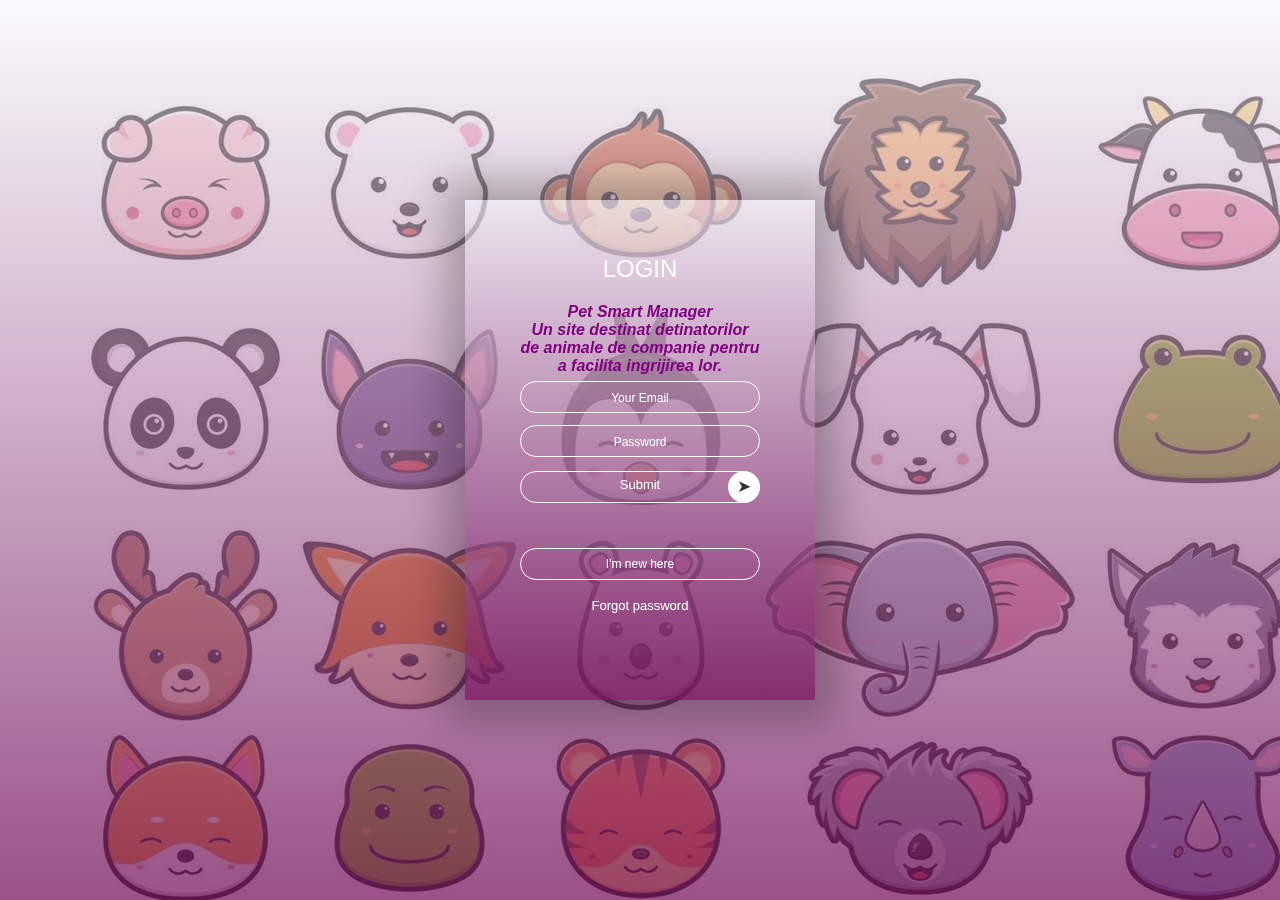
<file: html/index.html>
<html>
    <head>
        <title>Login and Register</title>
        <link rel="stylesheet" href="../css/index.css">
    </head>
    <body>
        <div class="container">
            <div class="card">
                <div class="inner-box" id="card">
                    <div class="card-front">
                       <h2>LOGIN</h2>
                       <p>Pet Smart Manager</p>
                       <p>Un site destinat detinatorilor de animale de companie pentru a facilita ingrijirea lor.</p>
                       <form>
                           <input type="email" class="input-box" placeholder="Your Email" required>
                           <input type="password" class="input-box" placeholder="Password" required>
                        <a  href="../html/myanimals.html" type="submit" class="submit-btn">Submit</a>
                       
                    </form>
                    <button type="button" class="buttons" onclick="openRegister()">I'm new here</button>
                   <a href="">Forgot password</a>
                </div>
                   <div class="card-back">
                    <h2>REGISTER</h2>
                    <form>
                           <input type="text" class="input-box" placeholder="Your Name" required>
                        <input type="email" class="input-box" placeholder="Your Email" required>
                           <input type="password" class="input-box" placeholder="Password" required>
                           <a  href="../html/myanimals.html" type="submit" class="submit-btn">Submit</a>
                        </form>
                    <button type="button" class="buttons" onclick="openLogin()">I have an account</button>
                    <a href="">Forgot Password</a>

                   </div>
                </div>
            </div>
        </div>
        <script>
            var card=document.getElementById("card");
            function openRegister(){
                card.style.transform="rotateY(-180deg)";
            }
            function openLogin(){
                card.style.transform="rotateY(0deg)";
            }
        </script>
    </body>

</html>
</file>
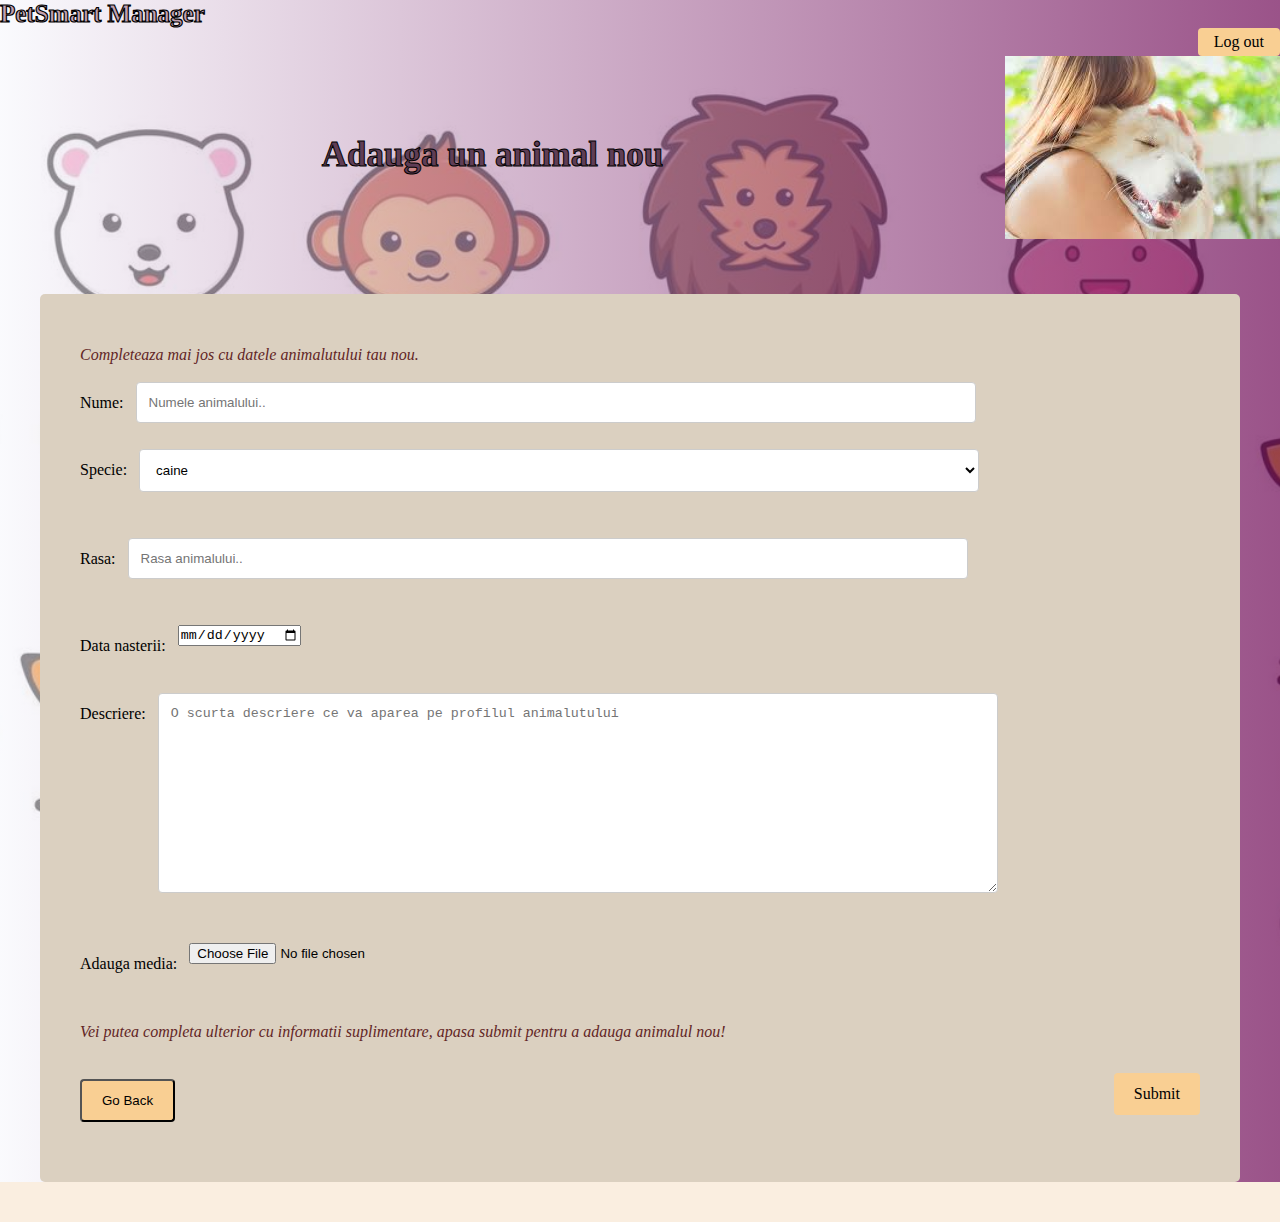
<file: html/addanimal.html>
<!DOCTYPE html>
<html>
<head>
<meta name="viewport" content="width=device-width, initial-scale=1">
<title>Adauga animal</title>
<link rel="stylesheet" type="text/css" href="../css/addanimal.css">

</head>
<body>
<section id="banner">
<h1 class="pemtxt">PetSmart Manager</h1>
<a  href="../html/login.html" type="button"  class="logout">Log out</a>

<div class="intro">
    <h1 class="bigtxt" >
        Adauga un animal nou   
    </h1>   
    <img src="../images/addanimal.jpg" class="img" alt="Iubire pentru animale."> 
</div>


<div class="container">
  <form method="post" action="addanimal.php" autocomplete="off" >

    <label class="advtxt">
        <p>Completeaza mai jos cu datele animalutului tau nou.</p>
    </label>
    <div class="row">
      <div class="col-25">
        <label for="fname">Nume:</label>
      </div>
      <div class="col-75">
        <input type="text" id="fname" name="animalname" placeholder="Numele animalului..">
      </div>
    </div>
    <div class="row">
      <div class="col-25">
        <label for="spec">Specie:</label>
      </div>
      <div class="col-75">
        <select id="spec" name="spec" class="spec">
          <option value="caine">caine</option>
          <option value="pisica">pisica</option>
          <option value="iepure">iepure</option>
          <option value="peste">peste </option>
        </select>
      </div>
    </div>
    <div class="row">
        <div class="col-25">
          <label for="race">Rasa:</label>
        </div>
        <div class="col-75">
          <input type="text" id="race" name="race" placeholder="Rasa animalului..">
        </div>
      </div>
    <div class="row">
        <div class="col-25">
          <label for="birthday">Data nasterii:</label>
        </div>
        <div class="col-75">
            <input type="date" id="birthday" name="birthday">
        </div>
    </div>
    <div class="row">
      <div class="col-25">
        <label for="subject">Descriere:</label>
      </div>
      <div class="col-75">
        <textarea id="subject" name="subject" placeholder="O scurta descriere ce va aparea pe profilul animalutului" style="height:200px"></textarea>
      </div>
    </div>
    <div class="row">
        <div class="col-25">
          <label for="media">Adauga media:</label>
        </div>
        <div class="col-75">
            <input type="file" name="media" accept="image/gif, image/jpeg, image/png" >
        </div>
    </div>
    <div class="row">
        <div class="col-75">
            <label for="lname" class="advtxt">Vei putea completa ulterior cu informatii suplimentare,
                 apasa submit pentru a adauga animalul nou!</label>
        </div>
    </div>

    <div class="row">
        <div class="col-25">
          <button type="button"  class="button" onclick="history.back()">Go Back</button>
            </div>
        <div class="col-75"></div>
       
        <a  href="../html/profile.html" type="submit" value="Submit" class="button">Submit</a>
        </div>
    </div>
    
    
  </form>
</div>
</section>

</body>
</html>
</file>
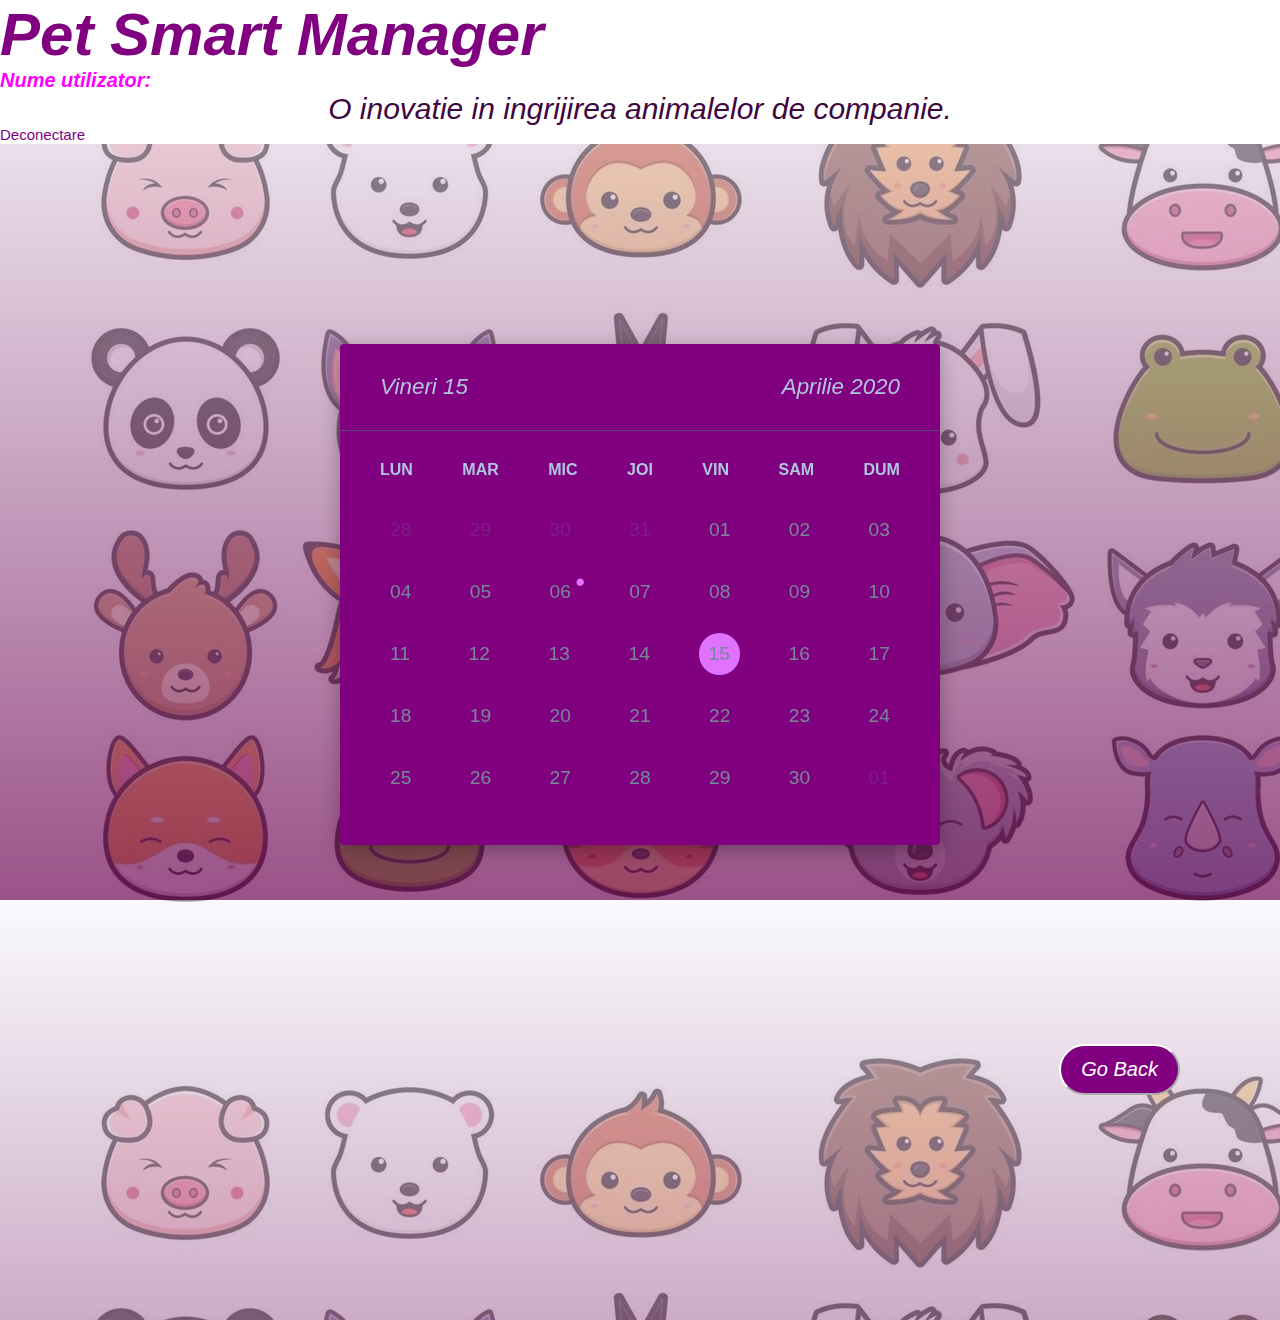
<file: html/calendar.html>
<!DOCTYPE html>
<html>
  
    <head>
      <meta name="viewport" content="width=device-width, initial-scale=1">
      <title>Calendar</title>
      <link rel="stylesheet" type="text/css" href="../css/calendar.css"> 
    </head>

    <body>
      <div class="intro">
        <h1>Pet Smart Manager</h1>
        <h2>Nume utilizator:</h2>
        <p>O inovatie in ingrijirea animalelor de companie.</p>
        <a href="#">Deconectare</a>
        

      </div>
        <div class="container">
          <div class="calendar">
              <div class="front">
                <div class="current-date">
                  <h1>Vineri 15</h1>
                  <h1>Aprilie 2020</h1> 
                </div>
      
                <div class="current-month">
                  <ul class="week-days">
                    <li>LUN</li>
                    <li>MAR</li>
                    <li>MIC</li>
                    <li>JOI</li>
                    <li>VIN</li>
                    <li>SAM</li>
                    <li>DUM</li>
                  </ul>
      
                  <div class="weeks">
                    <div class="first">
                      <span class="last-month">28</span>
                      <span class="last-month">29</span>
                      <span class="last-month">30</span>
                      <span class="last-month">31</span>
                      <span>01</span>
                      <span>02</span>
                      <span>03</span>
                    </div>
      
                    <div class="second">
                      <span>04</span>
                      <span>05</span>
                      <span class="event">06</span>
                      <span>07</span>
                      <span>08</span>
                      <span>09</span>
                      <span>10</span>
                    </div>
      
                    <div class="third">
                      <span>11</span>
                      <span>12</span>
                      <span>13</span>
                      <span>14</span>
                      <span class="active">15</span>
                      <span>16</span>
                      <span>17</span>
                    </div>
      
                    <div class="fourth">
                      <span>18</span>
                      <span>19</span>
                      <span>20</span>
                      <span>21</span>
                      <span>22</span>
                      <span>23</span>
                      <span>24</span>
                    </div>
      
                    <div class="fifth">
                      <span>25</span>
                      <span>26</span>
                      <span>27</span>
                      <span>28</span>
                      <span>29</span>
                      <span>30</span>
                      <span class="next-month">01</span>
                    </div>
                  </div>
                </div>
              </div>
      
              <div class="back">
                <input placeholder="What's the event?">
                <div class="info">
                  <div class="date">
                    <p class="info-date">
                    Data: <span>Aprilie 15, 2022</span>
                    </p>
                    <p class="info-time">
                      Ora: <span>6:35 PM</span>
                    </p>
                  </div>
                  <div class="sfaturi-alimentare">
                    <p>
                        Sfaturi alimentare: <span>Hrăniți puii de 3 ori, adulții de 2 ori pe zi, iar aceasta la ore fixe, pentru a vă obișnui câinele în acest sens.</span>
                    </p>
                  </div>
                  <div class="restrictii-alimentare">
                    <p>
                        Restrictii alimentare: <span>Piele de pui - are multă grăsime și, la unii câini, ar putea deranja stomacul sau ar putea cauza chiar pancreatită.</span>
                    </p>
                  </div>
                </div>
      
                <div class="actions">
                  <button class="save">
                    Save <i class="ion-checkmark"></i>
                  </button>
                  <button class="dismiss">
                    Dismiss <i class="ion-android-close"></i>
                  </button>
                </div>
              </div>
      
            </div>
            
          </div>
          <div>
            <button type="back"  class="go-back" onclick="history.back()">Go Back</button>
        </div>  
          
    </body>
    <script src="https://cdnjs.cloudflare.com/ajax/libs/jquery/2.1.4/jquery.js"></script>
    <script>
        var app = {
  settings: {
    container: $('.calendar'),
    calendar: $('.front'),
    days: $('.weeks span'),
    form: $('.back'),
    input: $('.back input'),
    buttons: $('.back button')
  },

  init: function() {
    instance = this;
    settings = this.settings;
    this.bindUIActions();
  },

  swap: function(currentSide, desiredSide) {
    settings.container.toggleClass('flip');

    currentSide.fadeOut(900);
    currentSide.hide();
    desiredSide.show();

  },

  bindUIActions: function() {
    settings.days.on('click', function(){
      instance.swap(settings.calendar, settings.form);
      settings.input.focus();
    });

    settings.buttons.on('click', function(){
      instance.swap(settings.form, settings.calendar);
    });
  }
}

app.init();
    </script>
</html>
</file>
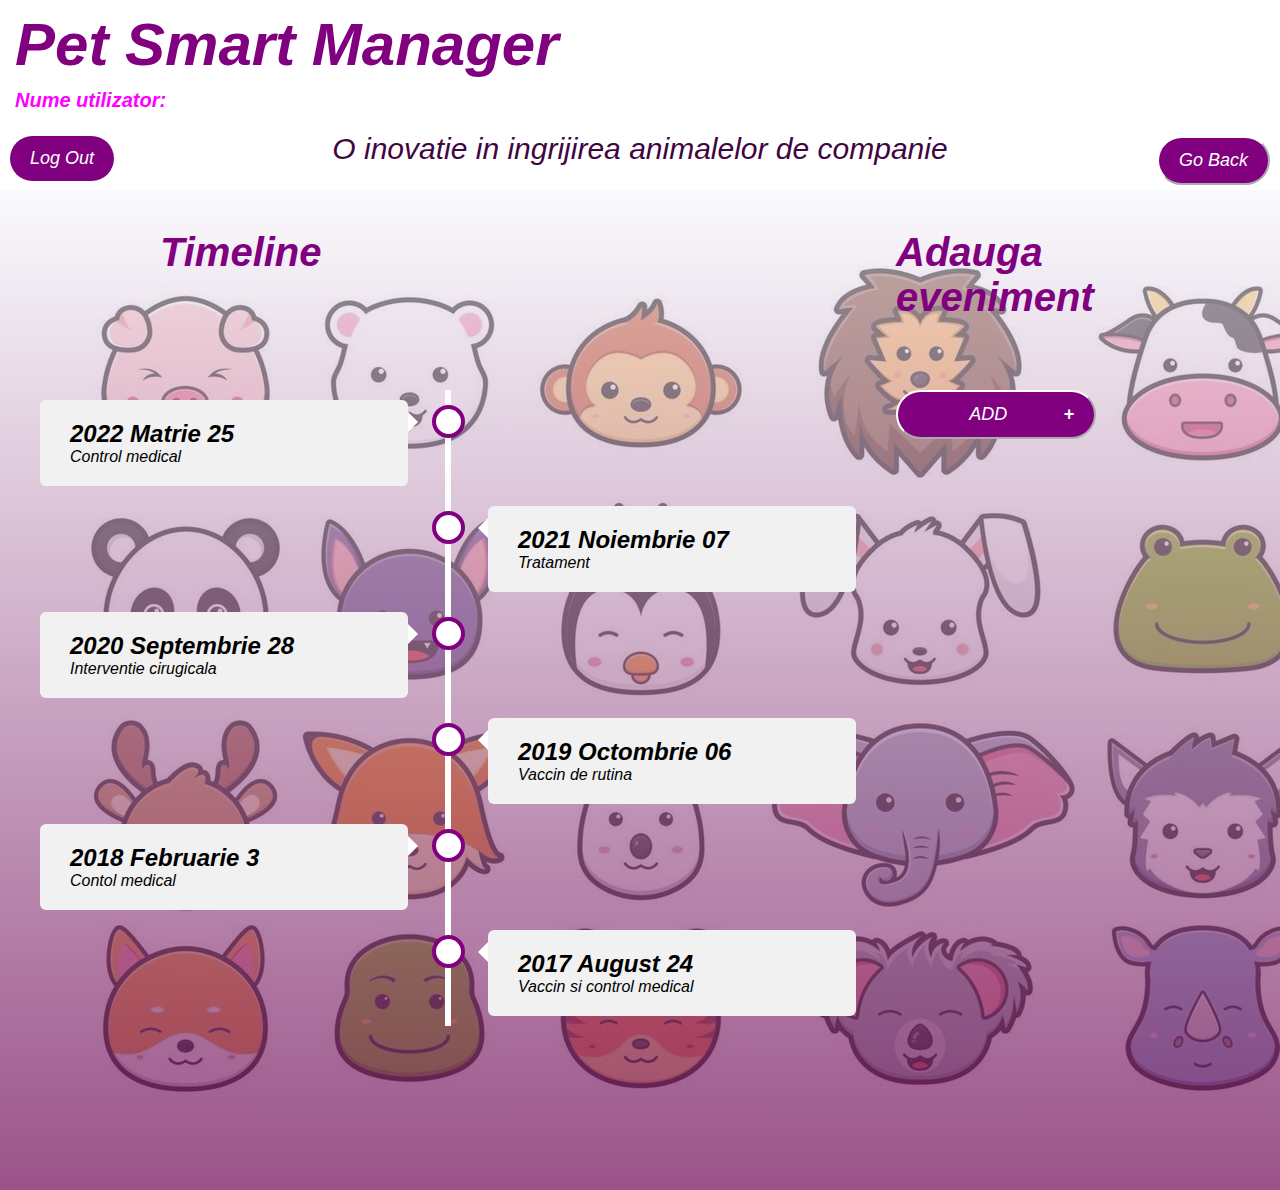
<file: html/cronologie.html>
<!Doctype html>
<html lang="">

    <head>

        <title> Cronologie </title>

        <meta name="viewport" content="width=device-width, initial-scale=1">        

        <link rel="stylesheet" type="text/css" href="../css/cronologie.css">

    </head>

    <body>

        <header class="header-style">
            <div class="header-container">

                <h1> Pet Smart Manager </h1>

                <h2> Nume utilizator: </h2>

                <p> O inovatie in ingrijirea animalelor de companie </p>

                <a href="../html/login.html" >Log Out</a>

                <button type="button"  class="go-back" onclick="history.back()"> Go Back </button>

            </div>

        </header>

        <main class="main-style">

            <section class="timeline-section">

                <header>

                    <h1>Timeline</h1>

                </header>

                <article>

                    <div class="timeline">

                        <div class="container left">

                          <div class="timeline-content">
                            <h2>2022 Matrie 25</h2>
                            <p>Control medical</p>
                          </div>

                        </div>

                        <div class="container right">

                          <div class="timeline-content">
                            <h2>2021 Noiembrie 07</h2>
                            <p>Tratament</p>
                          </div>

                        </div>

                        <div class="container left">

                          <div class="timeline-content">
                            <h2>2020 Septembrie 28</h2>
                            <p>Interventie cirugicala</p>
                          </div>

                        </div>

                        <div class="container right">

                          <div class="timeline-content">
                            <h2>2019 Octombrie 06</h2>
                            <p>Vaccin de rutina</p>
                          </div>

                        </div>

                        <div class="container left">

                          <div class="timeline-content">
                            <h2>2018 Februarie 3</h2>
                            <p>Contol medical</p>
                          </div>

                        </div>

                        <div class="container right">

                          <div class="timeline-content">
                            <h2>2017 August 24</h2>
                            <p>Vaccin si control medical</p>
                          </div>

                        </div>

                      </div>

                </article>

            </section>

            <aside class="add-event-section">

                <header>

                    <h1>Adauga eveniment</h1>

                </header>

                <article>

                    <button class="add-event-button">ADD</button>

                    <div class="content">

                        <label for="date" >Data : <input id="date" type="date" ></label> 
                        
                        <label for="event">Eveniment : <input id="event" type="text"  placeholder="Eveniment.."></label>

                        <label for="description">Descriere : </label> 
                        <textarea id="description" name="description" placeholder="  Descrierea evenimentului.." style="margin-left: 20px;  margin-right:20px;  margin-bottom:20px;  min-height:100px; min-width: 300px; border-color: gainsboro; border-radius: 10px; width: 90%;"></textarea>

                        <button class="submit-button">Submit</button>

                    </div>

                </article>

            </aside>

        </main>

    </body>
    
    
<script>
    var coll = document.getElementsByClassName("add-event-button");
    var i;
        
        for (i = 0; i < coll.length; i++) {
          coll[i].addEventListener("click", function() {
            this.classList.toggle("active");
            var content = this.nextElementSibling;
            if (content.style.maxHeight){
              content.style.maxHeight = null;
            } else {
              content.style.maxHeight = content.scrollHeight + "px";
            } 
          });
        }
        </script>

</html>
</file>
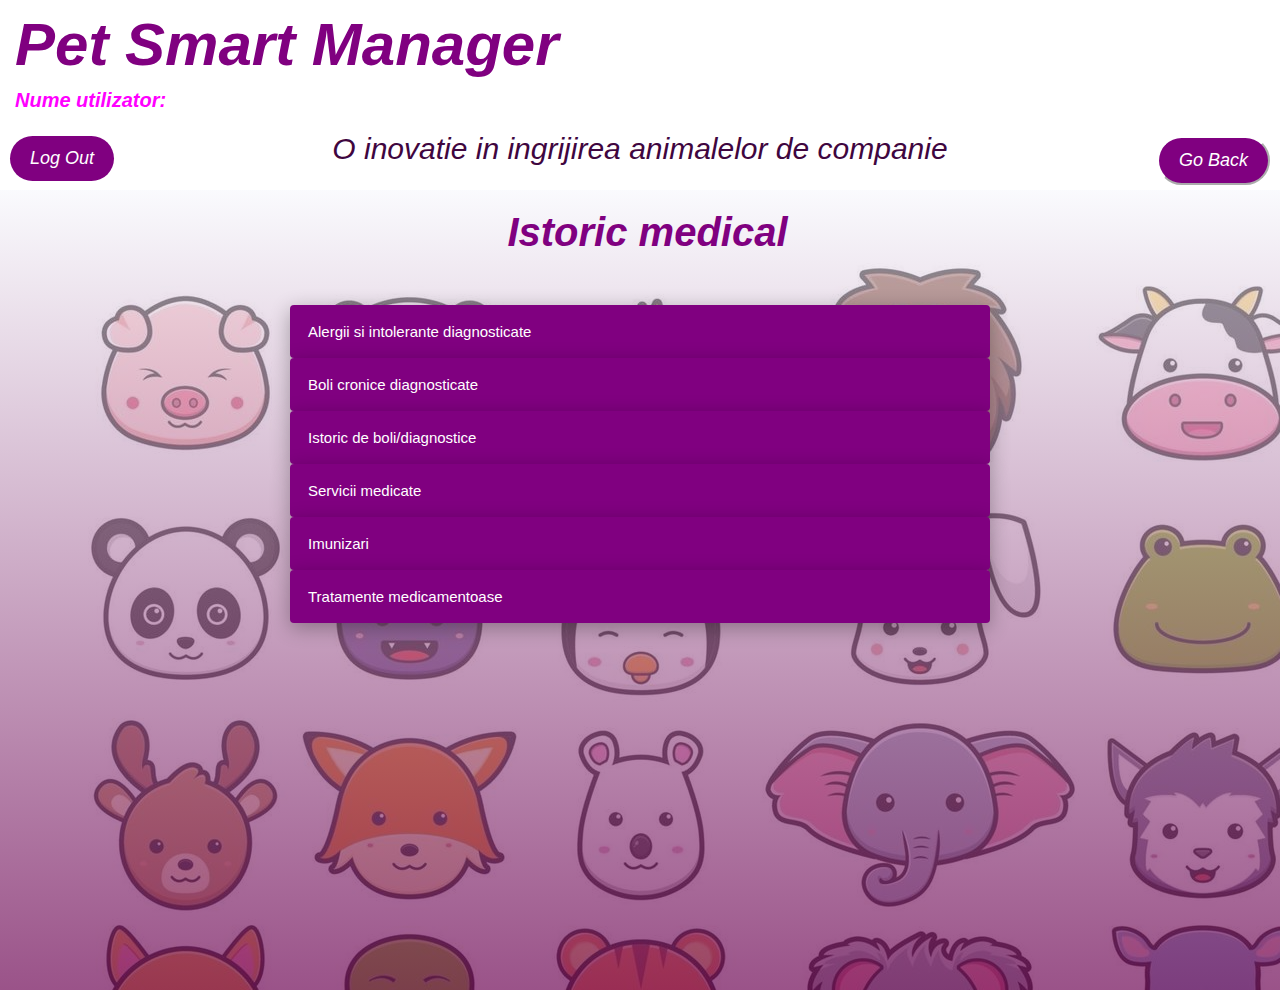
<file: html/istoric.html>
<!DOCTYPE html>
<html>

<head>

    <title>Istoric medical</title>

    <meta name="viewport" content="width=device-width, initial-scale=1">

    <link rel="stylesheet" type="text/css" href="../css/istoric.css">

</head>

<body>

    <header class="header-style">

        <div class="header-container">

            <h1> Pet Smart Manager </h1>

            <h2> Nume utilizator: </h2>

            <p> O inovatie in ingrijirea animalelor de companie </p>

            <a href="../html/login.html">Log Out</a>

            <button type="button" class="go-back" onclick="history.back()"> Go Back </button>

        </div>

    </header>

    <section class="container">

        <h2>Istoric medical</h2>

        <article class="istoric-madical">

            <button type="button" class="collapsible">Alergii si intolerante diagnosticate </button>

            <div class="content">

                <div class='btn js-add-btn'>
                    Adauga alergie sau intolerante
                </div>

                <ul class='demo-list js-list'>
                    <li class='list-item js-list-item'>
                        item1
                    </li>
                </ul>

            </div>

            <button type="button" class="collapsible">Boli cronice diagnosticate</button>

            <div class="content">

                <div class='btn js-add-btn'>
                    Adauga boli cronice
                </div>

                <ul class='demo-list js-list'>
                    <li class='list-item js-list-item'>
                        item1
                    </li>
                </ul>

            </div>

            <button type="button" class="collapsible">Istoric de boli/diagnostice</button>

            <div class="content">

                <div class='btn js-add-btn'>
                    Adauga alte boli/diagnostice
                </div>

                <ul class='demo-list js-list'>

                    <li class='list-item js-list-item'>
                        item1
                    </li>

                </ul>
            </div>

            <button type="button" class="collapsible">Servicii medicate</button>

            <div class="content">

                <div class='btn js-add-btn'>
                    Adauga servicii medicale
                </div>

                <ul class='demo-list js-list'>
                    <li class='list-item js-list-item'>
                        item1
                    </li>

                </ul>
            </div>

            <button type="button" class="collapsible">Imunizari</button>

            <div class="content">
                <div class='btn js-add-btn'>
                    Adauga imunizari
                </div>

                <ul class='demo-list js-list'>
                    <li class='list-item js-list-item'>
                        item1
                    </li>
                </ul>

            </div>

            <button type="button" class="collapsible">Tratamente medicamentoase</button>

            <div class="content">

                <div class='btn js-add-btn'>
                    Adauga tratament
                </div>

                <ul class='demo-list js-list'>
                    <li class='list-item js-list-item'>
                        item1
                    </li>
                </ul>

            </div>

        </article>

    </section>

</body>

<script src="https://cdnjs.cloudflare.com/ajax/libs/jquery/3.2.1/jquery.min.js"></script>

<script>
    var coll = document.getElementsByClassName("collapsible");
    var i;

    for (i = 0; i < coll.length; i++) {
        coll[i].addEventListener("click", function () {
            this.classList.toggle("active");
            var content = this.nextElementSibling;
            if (content.style.display === "block") {
                content.style.display = "none";
            } else {
                content.style.display = "block";
            }
        });
    }
    var ItemNum = 1;
    $('.js-add-btn').on('click', function () {
        $('.js-list').append("<li class='list-item js-list-item'>item" + (++ItemNum) + "</li>")
    })

    $('.js-list').on('click', '.js-list-item', function () {
        $('.js-list-item').removeClass('is-active');
        $(this).addClass('is-active');
    })
</script>

</html>
</file>
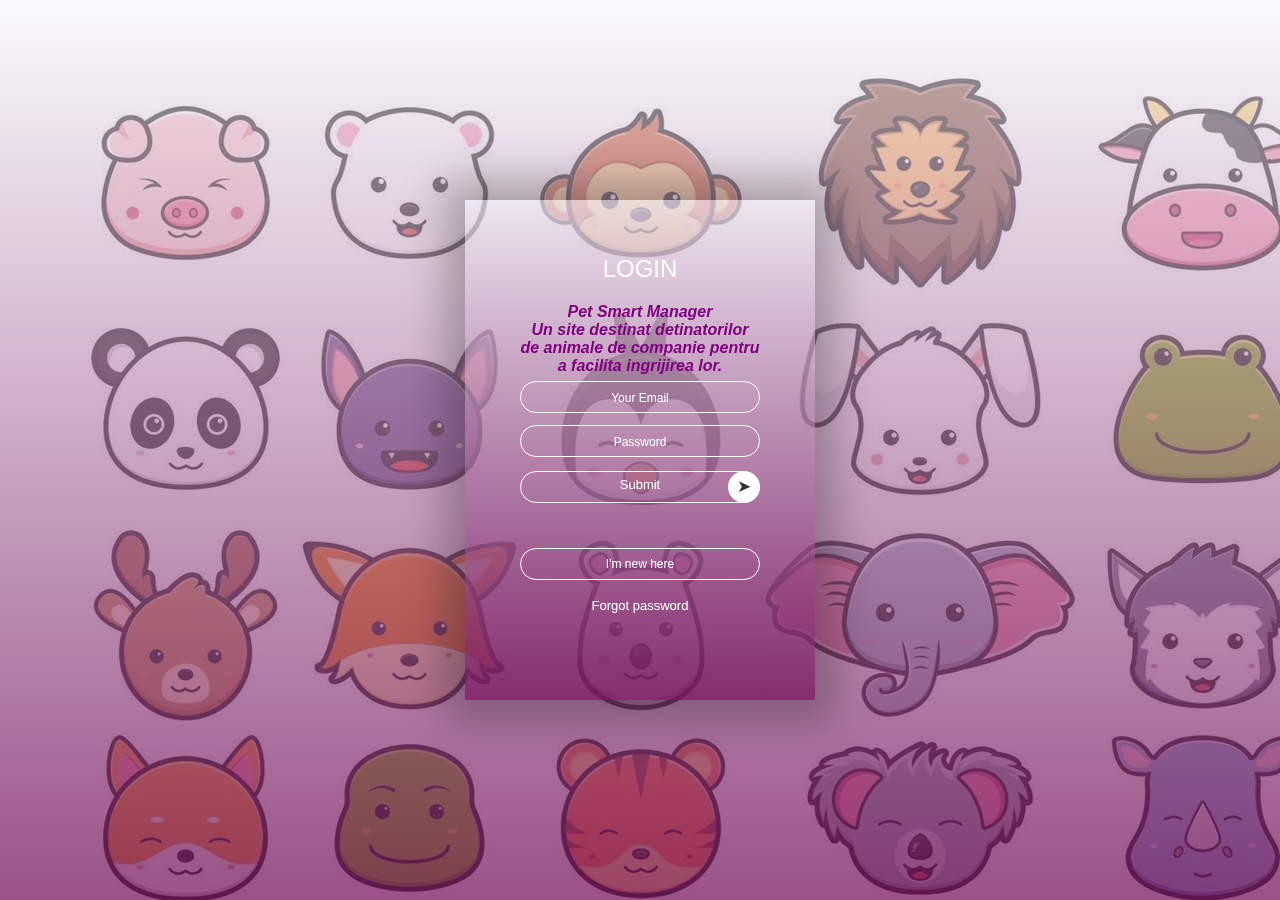
<file: html/login.html>
<html>
    <head>
        <title>Login and Register</title>
        <link rel="stylesheet" href="../css/login.css">
    </head>
    <body>
        <div class="container">
            <div class="card">
                <div class="inner-box" id="card">
                    <div class="card-front">
                       <h2>LOGIN</h2>
                       <p>Pet Smart Manager</p>
                       <p>Un site destinat detinatorilor de animale de companie pentru a facilita ingrijirea lor.</p>
                       <form>
                           <input type="email" class="input-box" placeholder="Your Email" required>
                           <input type="password" class="input-box" placeholder="Password" required>
                        <a  href="../html/myanimals.html" type="submit" class="submit-btn">Submit</a>
                       
                    </form>
                    <button type="button" class="buttons" onclick="openRegister()">I'm new here</button>
                   <a href="">Forgot password</a>
                </div>
                   <div class="card-back">
                    <h2>REGISTER</h2>
                    <form>
                           <input type="text" class="input-box" placeholder="Your Name" required>
                        <input type="email" class="input-box" placeholder="Your Email" required>
                           <input type="password" class="input-box" placeholder="Password" required>
                           <a  href="../html/myanimals.html" type="submit" class="submit-btn">Submit</a>
                        </form>
                    <button type="button" class="buttons" onclick="openLogin()">I have an account</button>
                    <a href="">Forgot Password</a>

                   </div>
                </div>
            </div>
        </div>
        <script>
            var card=document.getElementById("card");
            function openRegister(){
                card.style.transform="rotateY(-180deg)";
            }
            function openLogin(){
                card.style.transform="rotateY(0deg)";
            }
        </script>
    </body>

</html>
</file>
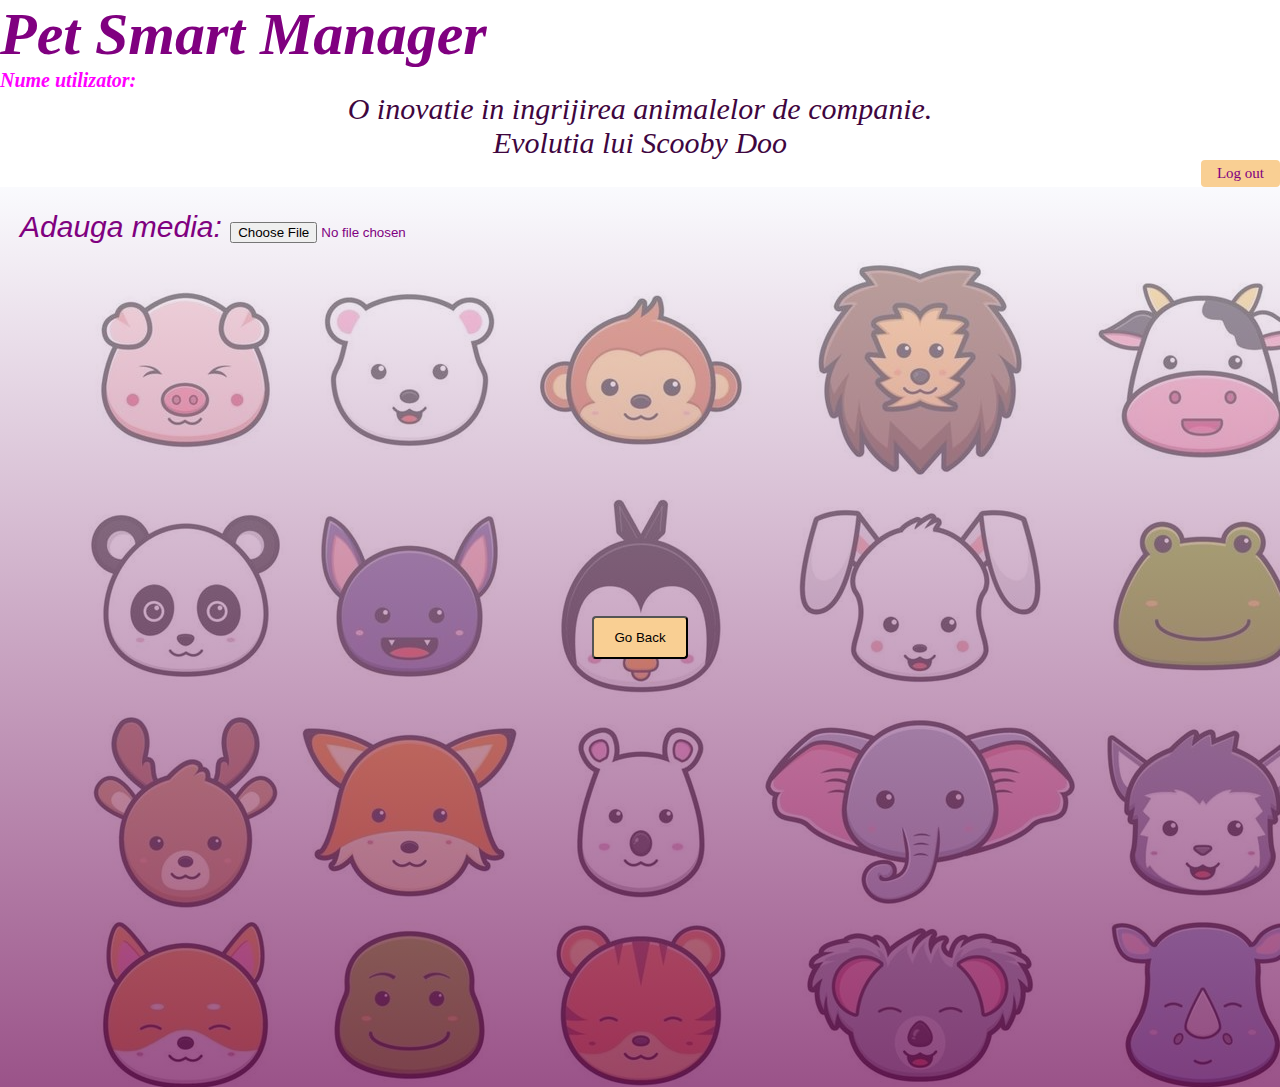
<file: html/media.html>
<html>

<head>
    <title>Media Page</title>
    <link rel="stylesheet" href="..\css\media.css">
    <meta name="viewport" content="width=device-width, initial-scale=1">
    <h1>Pet Smart Manager</h1>
    <h2>Nume utilizator:</h2>
</head>

<body>
    <div class="intro">
        <p>O inovatie in ingrijirea animalelor de companie.</p>
        <p>Evolutia lui Scooby Doo</p>
        <a href="../html/login.html" type="button" class="logout">Log out</a>
    </div>
    <div class="container">
        <div class="files">
            <label for="lname">Adauga media:</label>
            <input type="file" name="filename" accept="image/gif, image/jpeg, image/png">
        </div>
        <div>
            <button type="back" class="back" onclick="history.back()">Go Back</button>
        </div>
    </div>

</body>

</html>
</file>
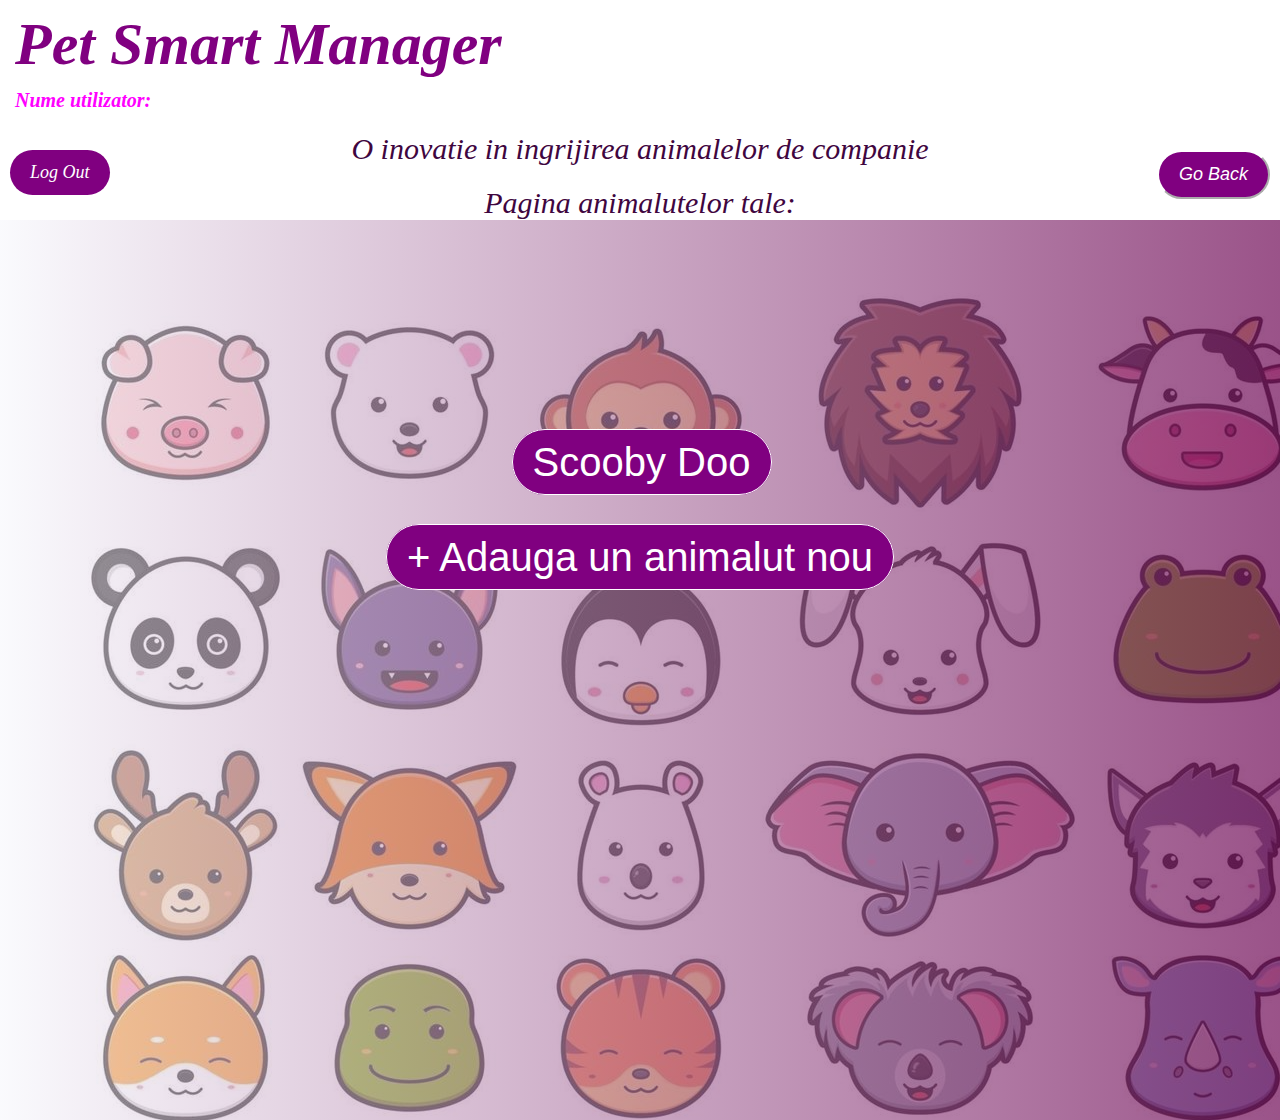
<file: html/myanimals.html>
<html>
    
<head>
    <title>MyAnimals</title>
    <link rel="stylesheet" href="../css/myanimals.css">
    <meta name="viewport" content="width=device-width, initial-scale=1">
</head>

<body>
    <header class="header-style">
        <div class="header-container">

            <h1> Pet Smart Manager </h1>

            <h2> Nume utilizator: </h2>

            <p> O inovatie in ingrijirea animalelor de companie </p>

            <p>Pagina animalutelor tale:</p>

            <a href="../html/login.html" >Log Out</a>

            <button type="button"  class="go-back" onclick="history.back()"> Go Back </button>

        </div>

    </header>
    
    <div class="container">
        
        
        <div class="animals">
            <div>
            <a  href="../html/profile.html" type="button"  class="animalbtn">Scooby Doo</a>
            </div>
            <div>
            <a  href="../html/addanimal.html" type="button"  class="add-animal"></a>
            </div>
        </div>
        
    </div>

    
</body>

</html>
</file>
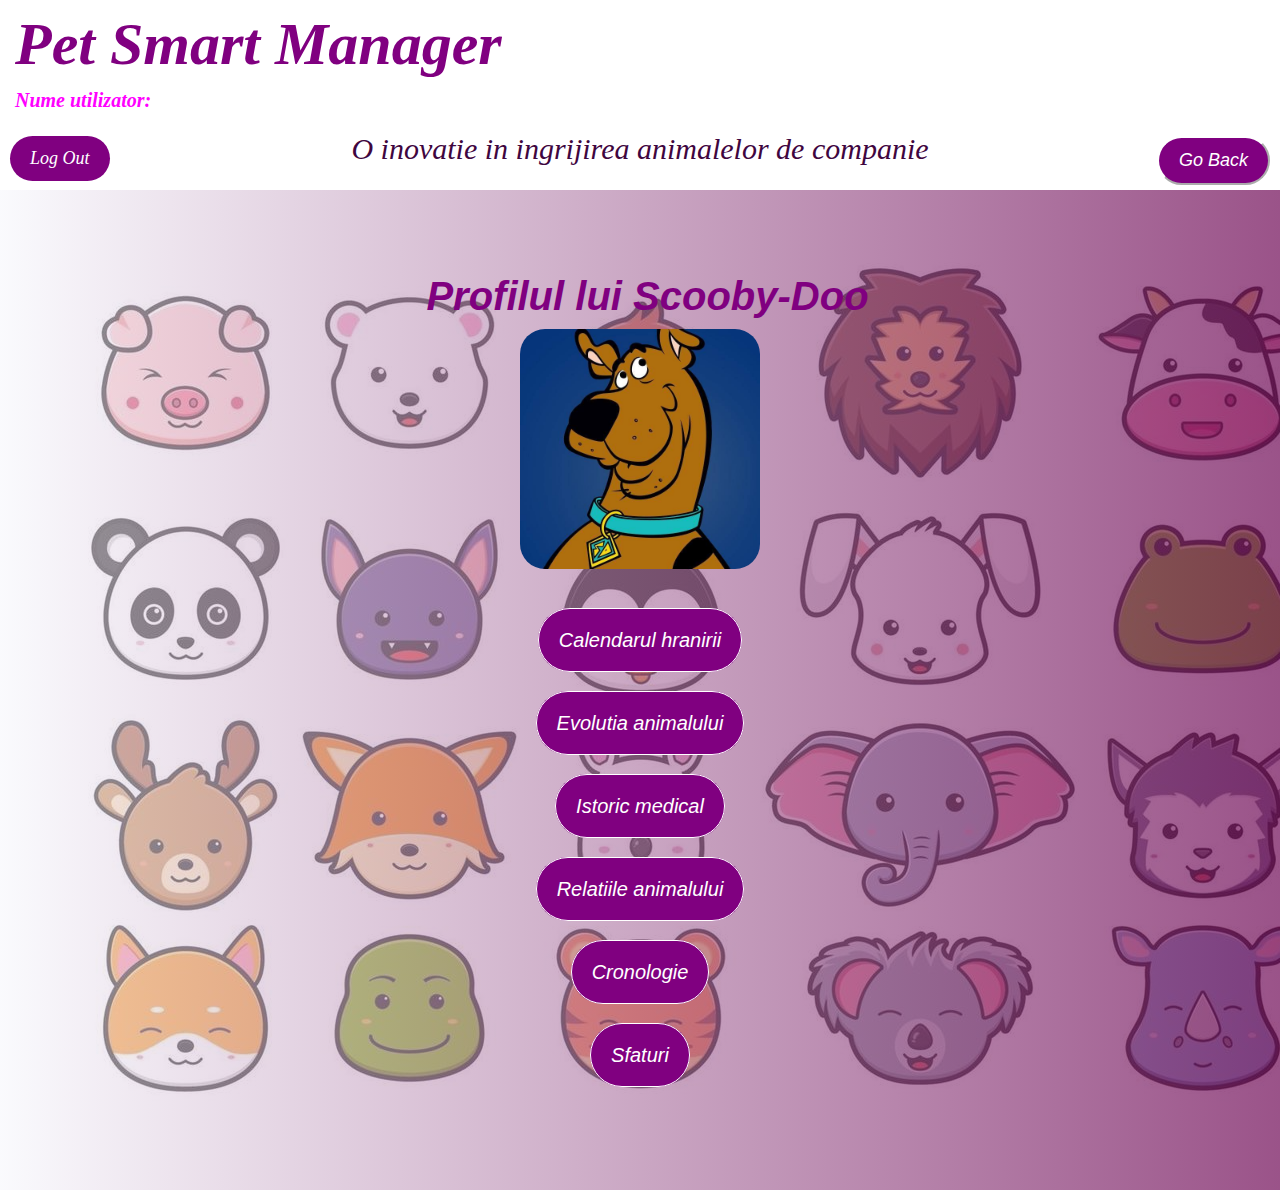
<file: html/profile.html>
<html>

<head>
    <title>Animal's profile</title>
    <link rel="stylesheet" href="../css/profile.css">
    <meta name="viewport" content="width=device-width, initial-scale=1">
    
</head>

<body>
    <header class="header-style">
        <div class="header-container">

            <h1> Pet Smart Manager </h1>

            <h2> Nume utilizator: </h2>

            <p> O inovatie in ingrijirea animalelor de companie </p>

            <a href="../html/login.html" >Log Out</a>

            <button type="button"  class="go-back" onclick="history.back()"> Go Back </button>

        </div>

    </header>

    <div class="container">
            <div>
                <h2>Profilul lui Scooby-Doo</h2>
            </div>
            <div class="picture">
                <img src="../images/scooby.jpg" alt="profilepicture">
            </div>
            <div >
                <a  href="../html/calendar.html" type="button"  class="buttons">Calendarul hranirii</a>
             </div>
            <div>
                <a  href="../html/media.html" type="button"  class="buttons">Evolutia animalului</a>
            </div>
            <div>
                <a  href="../html/istoric.html" type="button"  class="buttons">Istoric medical</a>
            </div>
            <div>
                <a  href="../html/relatii.html" type="button"  class="buttons">Relatiile animalului</a>
            </div>
            <div>
                <a  href="../html/cronologie.html" type="button"  class="buttons">Cronologie</a>
            </div>   
            
            <div>
                <a  href="../html/sfaturi.html" type="button"  class="buttons">Sfaturi</a>
            </div>          
    
    </div>
    
</body>
</html>
</file>
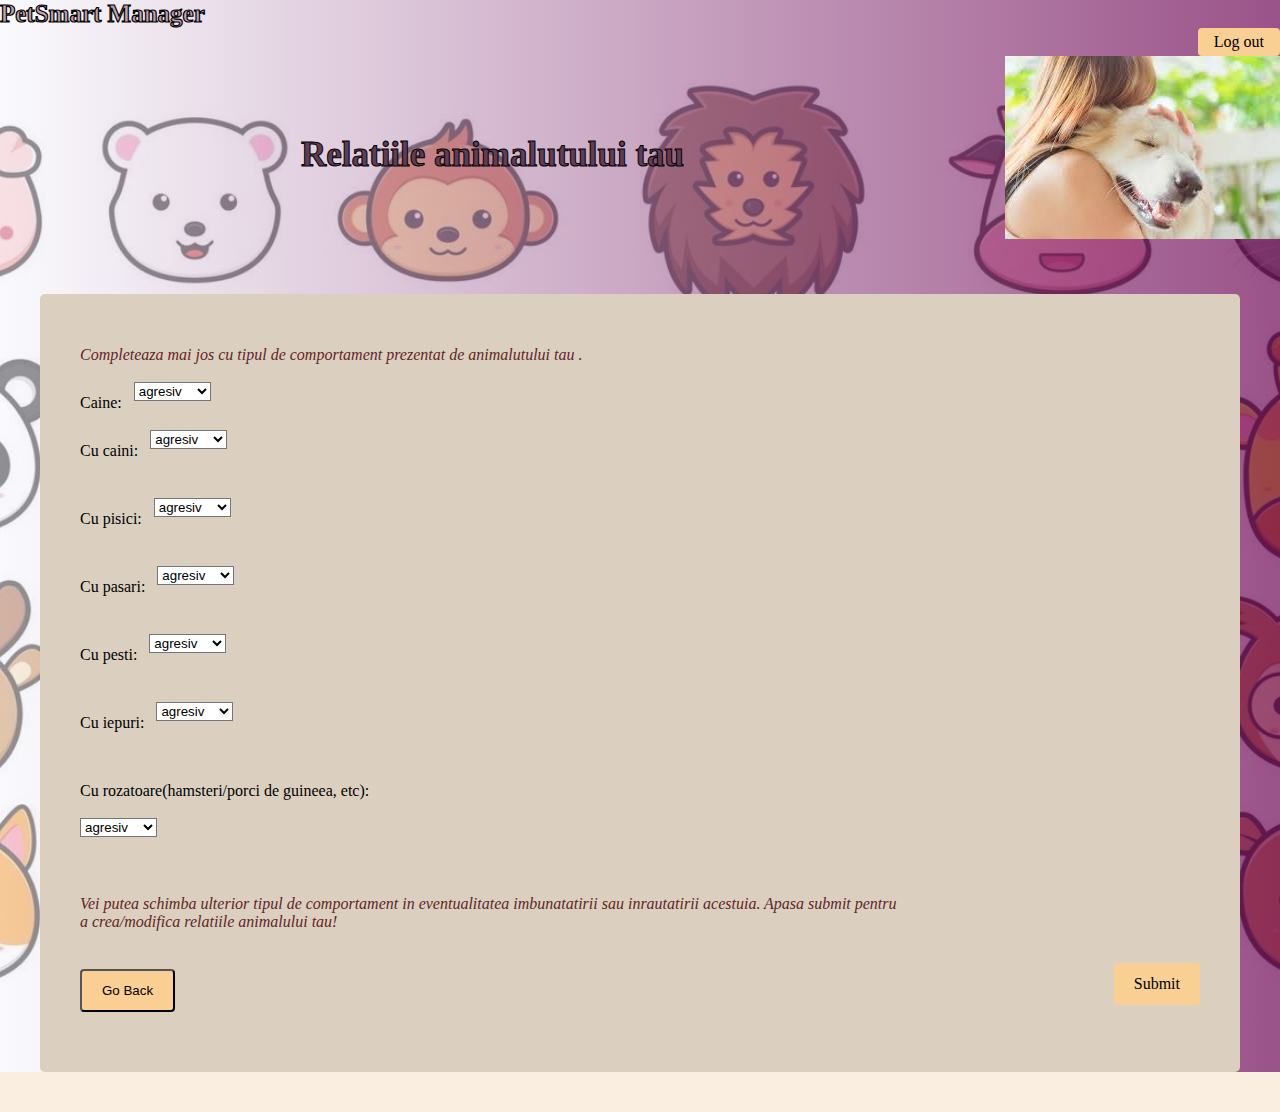
<file: html/relatii.html>
<!DOCTYPE html>
<html>
<head>
<meta name="viewport" content="width=device-width, initial-scale=1">
<title>Adauga animal</title>
<link rel="stylesheet" type="text/css" href="../css/relatii.css">

</head>
<body>
<section id="banner">
<h1 class="pemtxt">PetSmart Manager</h1>
<a href="../html/login.html " type="button"  class="logout">Log out</a>

<div class="intro">
    <h1 class="bigtxt" >
       Relatiile animalutului tau   
    </h1>   
    <img src="../images/addanimal.jpg" class="img" alt="Iubire pentru animale."> 
</div>


<div class="container">
  <form action="aicipuiscriptu.php" >

    <label class="advtxt">
        <p>Completeaza mai jos cu tipul de comportament prezentat de animalutului tau .</p>
    </label>
   
    <div class="row">
      <div class="col-25">
        <label for="spec">Caine:</label>
      </div>
      <div class="col-75">
        <select id="spec" name="spec" class="spec">
          <option value="agresiv">agresiv</option>
          <option value="tolerant">tolerant</option>
          <option value="prietenos">prietenos</option>
        </select>
      </div>
    </div>
    <div class="row">
        <div class="col-25">
          <label for="spec">Cu caini:</label>
        </div>
        <div class="col-75">
          <select id="spec" name="spec" class="spec">
            <option value="agresiv">agresiv</option>
            <option value="tolerant">tolerant</option>
            <option value="prietenos">prietenos</option>
          </select>
        </div>
      </div>
      <div class="row">
        <div class="col-25">
          <label for="spec">Cu pisici:</label>
        </div>
        <div class="col-75">
          <select id="spec" name="spec" class="spec">
            <option value="agresiv">agresiv</option>
            <option value="tolerant">tolerant</option>
            <option value="prietenos">prietenos</option>
          </select>
        </div>
      </div>
      <div class="row">
        <div class="col-25">
          <label for="spec">Cu pasari:</label>
        </div>
        <div class="col-75">
          <select id="spec" name="spec" class="spec">
            <option value="agresiv">agresiv</option>
            <option value="tolerant">tolerant</option>
            <option value="prietenos">prietenos</option>
          </select>
        </div>
      </div>
      <div class="row">
        <div class="col-25">
          <label for="spec">Cu pesti:</label>
        </div>
        <div class="col-75">
          <select id="spec" name="spec" class="spec">
            <option value="agresiv">agresiv</option>
            <option value="tolerant">tolerant</option>
            <option value="prietenos">prietenos</option>
          </select>
        </div>
      </div>
      
      <div class="row">
        <div class="col-25">
          <label for="spec">Cu iepuri:</label>
        </div>
        <div class="col-75">
          <select id="spec" name="spec" class="spec">
            <option value="agresiv">agresiv</option>
            <option value="tolerant">tolerant</option>
            <option value="prietenos">prietenos</option>
          </select>
        </div>
      </div>
      
      <div class="row">
        <div class="col-25">
          <label for="spec">Cu rozatoare(hamsteri/porci de guineea, etc):</label>
        </div>
        <div class="col-75">
          <select id="spec" name="spec" class="spec">
            <option value="agresiv">agresiv</option>
            <option value="tolerant">tolerant</option>
            <option value="prietenos">prietenos</option>
          </select>
        </div>
      </div>
   
    <div class="row">
        <div class="col-75">
            <label for="lname" class="advtxt">Vei putea schimba ulterior tipul de comportament in eventualitatea 
                imbunatatirii sau inrautatirii acestuia. Apasa submit pentru a crea/modifica relatiile animalului tau!
            </label>
        </div>
    </div>

    <div class="row">
        <div class="col-25">
          <button type="button"  class="button" onclick="history.back()">Go Back</button>
            </div>
        <div class="col-75"></div>
       
        <a href="../html/profile.html" type="submit" value="Submit" class="button">Submit</a>
        </div>
    </div>
    
    
  </form>
</div>
</section>

</body>
</html>
</file>
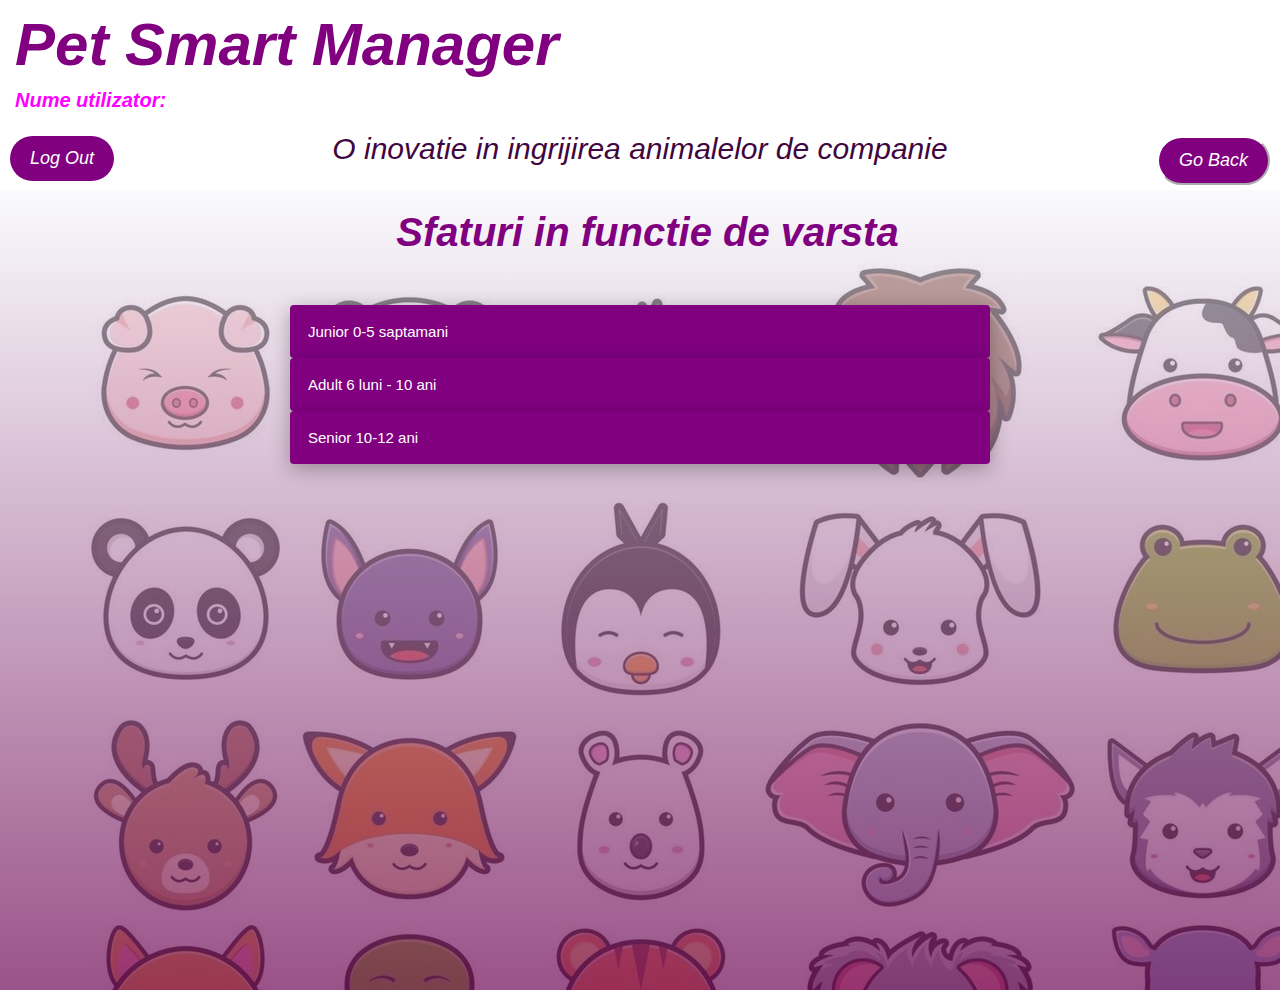
<file: html/sfaturi.html>
<!DOCTYPE html>
<html>

<head>

  <title>Istoric medical</title>

  <meta name="viewport" content="width=device-width, initial-scale=1">

  <link rel="stylesheet" type="text/css" href="../css/sfaturi.css">

</head>

<body>

  <header class="header-style">

    <div class="header-container">

      <h1> Pet Smart Manager </h1>

      <h2> Nume utilizator: </h2>

      <p> O inovatie in ingrijirea animalelor de companie </p>

      <a href="../html/login.html">Log Out</a>

      <button type="button" class="go-back" onclick="history.back()"> Go Back </button>

    </div>

  </header>

  <section class="container">

    <h2>Sfaturi in functie de varsta</h2>

    <article class="sfaturi-madicale">

      <button type="button" class="collapsible">Junior 0-5 saptamani</button>
      <div class="content">
        <p>În primele cinci săptămâni, cățeii primesc doar lapte de la mamă, lapte care le oferă tot ce le este necesar.
          Din a cincea săptămână, încep să mănânce boabe de hrană uscată înmuiate sau hrană umedă de la mamă. Porția de
          hrană solidă crește pas cu pas în decursul următoarelor zile. În același timp, mama nu îi mai alăptează la fel
          de mult. Când au nouă săptămâni, ei sunt complet înțărcați. Hrana de calitate bună este importantă încă din
          aceste prime săptămâni de viață, ca un supliment la laptele mamei. Poți alege hrană special concepută pentru
          mamă și cățeii ei.</p>

        <p>În timp ce cresc, patrupezii au nevoie de mai multe calorii sub formă de grăsimi și proteine brute. O
          combinație echilibrată de vitamine și minerale este benefică pentru dezvoltarea întregului aparat locomotor.
          În această etapă, alege hrana specială pentru câini juniori. O hrană echilibrată este foarte importantă mai
          ales pentru câinii din rasele de talie mare, cum ar fi Saint Bernard sau Marele Danez. Pentru că, dacă primesc
          prea multe proteine, cresc prea repede, iar acest lucru poate afecta articulațiile. Stăpânii care au căței din
          rase mari pot discuta cu veterinarul sau crescătorul despre dezvoltarea optimă a greutății câinelui.</p>

        <p>Eticheta de pe pachet îți oferă indicații bune despre cantitatea zilnică de hrană. Însă forma corpului și
          activitatea fiecărui câine sunt diferite. Poți cântări câinele regulat, pentru a compara greutatea ideală cu
          realitatea. Acest lucru îți permite să intervii la timp, dacă e cazul, și să schimbi tipul de hrană sau să
          reduci porțiile.</p>
      </div>

      <button type="button" class="collapsible">Adult 6 luni - 10 ani</button>
      <div class="content">

        <p>Câinii de talie mică pot face schimbarea la hrană pentru câini adulți pas cu pas, începând cu vârsta de șase
          luni. Câinii de talie medie ar trebui să facă schimbarea la vârsta de un an. Câinii de talie mare și foarte
          mare primesc hrană pentru pui și juniori până la vârsta de doi ani.</p>

        <p>Dacă îi dai hrană uscată, poți face tranziția foarte simplu: amestecă boabele din hrana nouă pentru adulți în
          hrana cunoscută pentru pui timp de o perioadă mai lungă de timp. Astfel poți vedea dacă patrupedul tău
          tolerează bine viitorul său tip de hrană și poți evita reacțiile de hipersensibilitate.</p>

      </div>

      <button type="button" class="collapsible">Senior 10-12 ani</button>
      <div class="content">

        <p>De când este un câine „senior“? Și aici depinde de mărimea patrupedului. Câinii de talie mică au o medie de
          viață mai mare și de aceea îmbătrânesc mai târziu. Câinii de talie mare îmbătrânesc mult mai repede. Practic,
          un câine este clasificat ca senior atunci când a ajuns la trei sferturi din media sa de viață. La Golden
          Retriever acest lucru ar avea loc pe la șapte – opt ani. În schimb, micuțul Chihuahua nu este considerat
          senior până la zece – doisprezece ani. Ca stăpân, tu poți să îți dai seama cel mai bine.</p>

        <p>Dacă observi primele semne de îmbătrânire – câinele pare mai încet, se ridică mai greu sau are probleme
          digestive – e timpul pentru o vizită la veterinar. Așa poți preveni apariția unor boli mai grave sau a
          problemelor dentare. Hrănirea câinilor cu produse dedicate seniorilor poate începe la primele semne de
          îmbătrânire.</p>

      </div>

    </article>

  </section>

</body>

<script src="https://cdnjs.cloudflare.com/ajax/libs/jquery/3.2.1/jquery.min.js"></script>

<script>
  var coll = document.getElementsByClassName("collapsible");
  var i;

  for (i = 0; i < coll.length; i++) {
    coll[i].addEventListener("click", function () {
      this.classList.toggle("active");
      var content = this.nextElementSibling;
      if (content.style.display === "block") {
        content.style.display = "none";
      } else {
        content.style.display = "block";
      }
    });
  }
  var ItemNum = 1;
  $('.js-add-btn').on('click', function () {
    $('.js-list').append("<li class='list-item js-list-item'>item" + (++ItemNum) + "</li>")
  })

  $('.js-list').on('click', '.js-list-item', function () {
    $('.js-list-item').removeClass('is-active');
    $(this).addClass('is-active');
  })
</script>

</html>
</file>
<file: css/index.css>
*{
    margin:0;
    padding:0;
}
.container{
    width:100%;
    height:100vh;
    font-family:sans-serif;
    background-image: linear-gradient( rgba(245, 246, 252, 0.52), rgba(117, 19, 93, 0.73)), url("../images/animals2.jpg");
    color: #fff;
    display:flex;
    align-items:center;
    justify-content:center;
}

p{
    font-style:oblique;
    color:purple;
    font-weight:bold;
    font-size: 16px;
    text-align:center;

}

.card{
    width:350px;
    height:500px;
    box-shadow: 0 0 40px 20px rgba(0,0,0,0.26);
    perspective:1000px;
}
.inner-box{
    position: relative;
    width:100%;
    height:100%;
    transform-style:preserve-3d;
    transition: transform 1s;
}
.card-front, .card-back{
    position:absolute;
    width:100%;
    height:100%;
    background-position:center;
    background-size:cover;
    background-image:linear-gradient( rgba(245, 246, 252, 0.52), rgba(117, 19, 93, 0.73));
     padding:55px;
    box-sizing: border-box;
    backface-visibility:hidden;
}
.card-back{
    transform:rotateY(180deg);
}
.card h2{
    font-weight:normal;
    font-size:24px;
    text-align:center;
    margin-bottom:20px;
}
.input-box{
    width:100%;
    background:transparent;
    border:1px solid #fff;
    margin:6px 0;
    height:32px;
    border-radius:20px;
    box-sizing:border-box;
    outline:none;
    padding:0 10px;
    text-align:center;
    color:#fff;
}
::placeholder{
    color:#fff;
    font-size:12px;
}
.buttons{
    width:100%;
    background: transparent;
    border:1px solid #fff;
    margin:35px 0 10px;
    height:32px;
    font-size:12px;
    border-radius:20px;
    padding:0 10px;
    box-sizing:border-box;
    outline:none;
    color:#fff;
    cursor:pointer;
}
.submit-btn{
    position:relative;
    width:100%;
    background: transparent;
    border:1px solid #fff;
    margin:35px 0 10px;
    height:32px;
    font-size:12px;
    border-radius:20px;
    padding: 5px 10px;
    box-sizing:border-box;
    outline:none;
    color:#fff;
    cursor:pointer;
}
.submit-btn::after{
    content:'\27a4';
    color:#333;
    line-height:32px;
    font-size:17px;
    height:32px;
    width:32px;
    border-radius:50%;
    background:#fff;
    position:absolute;
    right:-1px;
    top:-1px;
}
.card .btn{
    margin-top:70px;
}
.card a{
    color:#fff;
    text-decoration:none;
    display:block;
    text-align:center;
    font-size:13px;
    margin-top:8px;
}
@media only screen and (max-width: 1000px) {
    .card-front p{
        font-size: 25px;
    }
    .inner-box{
            width: 500px;
            height:800px;
        }
        .card{
            width: 500px;
            height:800px;
        }
        .card-front, .card-back{
            padding:90px;
        }
        .card h2{
            font-size:50px;
        }
        .input-box{
            height:50px;
            padding-top:10px;
        }
        .submit-btn{
            height:50px;
            padding-top:10px;
        
        }
        .card a{
            font-size:25px;
        }
        ::placeholder{
            font-size:25px;

        }
        .submit-btn::after{
            line-height: 50px;
            font-size:35px;
            height:50px;
            width:50px;
            right:-4px;
        }
        .buttons{
            font-size:25px;
            height:45px;
        }

  }
</file>
<file: css/addanimal.css>
* { 
  box-sizing: border-box;
  margin:0;
  padding: 0;
}

#banner{
  background:linear-gradient( to right,rgba(245, 246, 252, 0.52), rgba(117, 19, 93, 0.73)),
     url("../images/animals2.jpg");
  background-size: cover;
  background-position: center;
}

div + div {
    
    margin-bottom: 20px;
  }
  

body{
    background-color: #FAEEE0;;
}

input[type=text], select, textarea {
  width: 100%;
  padding: 12px;
  border: 1px solid #ccc;
  border-radius: 4px;
  resize: vertical;
}

label {
  padding: 12px 12px 12px 0;
  display: inline-block;
 
}

input[type=submit] {
  background-color: #F9CF93;
  color: black;
  padding: 12px 20px;
  border-color: black;
  border-radius: 4px;
  cursor: pointer;
  float: right;
}

input[type=submit]:hover {
  background-color: #ed9d2d;
}

.container {
  border-radius: 5px;
  padding: 40px;
  margin:40px;
  align-items: center;
  background-color: #DBD0C0;
  
}

.spec{
    background-color:  white;
}

.col-25 {
  display: inline-block;
  float: left;
  flex: 0.25;
  margin-top: 6px;
  text-align: start;
  text-decoration: overline;
}

.col-75 {
  flex:0.75;
  display: inline-block;
  align-self: center;
  float: left;
  width: 75%;
  margin-top: 6px;
}

/* Clear floats after the columns */
.row:after {
  content: "";
  display: flex;
  width:50%;
  clear: both;
  align-self: center;

}
.advtxt{
    font-style: oblique;
    color: rgb(98, 37, 37) ;
}
.button{
    background-color: #F9CF93;
  color: black;
  padding: 12px 20px;
  border-color: black;
  border-radius: 4px;
  text-decoration: none;
  cursor: pointer;
  float: right;
}
.logout{
  background-color: #F9CF93;
  color: black;
  padding: 5px 16px;
  border-color: black;
  border-radius: 4px;
  text-decoration: none;
  cursor: pointer;
float: right;
}
.img{
    float: right;
  border: none;
  margin: 0px 0px 15px 20px;
}
.intro{
    content: "";
  display: flex;
  clear: both;
  
}
.pemtxt{
    text-align: left;
    font-size: 25px;
    color:  #c1a0b1;
    -webkit-text-stroke-width: 1.2px;
    -webkit-text-stroke-color: black;
    
}
.bigtxt{
    text-align: center;
    align-self: center;
    font-size: 35px;
    width: 100%;
    float: left;  
    color: #5f3d55;
    -webkit-text-stroke-width: 1px;
    -webkit-text-stroke-color: black;
  
}

/* Responsive layout - when the screen is less than 600px wide, make the two columns stack on top of each other instead of next to each other */
@media screen and (max-width: 600px) {
  .col-25, .col-75, input[type=submit] {
    width: 90%;
    margin-top: 0;
  }
  .container {  
    padding: 10px;
    margin:10px;  
  }
  .img{
  width: 200px;
  }
}

@media screen and (max-width: 400px) {
  .img{
    width: 180px;
    }
  .pemtxt{
    font-size: 20px;
  }
  .bigtxt{
    font-size: 25px;
  }
}

@media screen and (max-width: 320px) {
  .img{
    width: 160px;
    }
  .pemtxt{
    font-size: 18px;
  }
  .bigtxt{
    font-size: 23px;
  }
  .logout{
    padding: 4px 10px;
  }
}
</file>
<file: css/calendar.css>
* {
    box-sizing: border-box;
    font-family: 'Roboto', sans-serif;
    list-style: none;
    margin: 0;
    outline: none;
    padding: 0;
  }
  
  a {
    text-decoration: none;
  }
  
  body, html {
    height: 100%;
  }
  
  body {
    background: #dfebed;
    font-family: 'Roboto', sans-serif;
    background-image: linear-gradient( rgba(245, 246, 252, 0.52), rgba(117, 19, 93, 0.73)), url("../images/animals2.jpg");
  }
  h1{
      font-style: oblique;
      font-size:60px;
      color: purple;
  }
  h2{
      color:magenta;
      font-size:20px;
      font-style:italic;
  
  }
  
  .intro{
    background-color: white;
  }
  .intro p{
      color:rgb(63, 6, 63);
      text-align:center;
      font-style:italic;
      font-size:30px;
  
  }
  .intro a{
      font-size:15px;
      color:purple;
  }
  .container {
    align-items: center;
    display: flex;
    height: 100%;
    justify-content: center;
    margin: 0 auto;
    max-width: 600px;
    width: 100%;
  }
  
  .calendar {
    background: purple;
    border-radius: 4px;
    box-shadow: 0 5px 20px rgba(0, 0, 0, .3);
    height: 501px;
    perspective: 1000;
    transition: .9s;
    transform-style: preserve-3d;
    width: 100%;
  }
  
  .front {
    transform: rotateY(0deg);
  }
  
  .current-date {
    border-bottom: 1px solid rgba(73, 114, 133, .6);
    display: flex;
    justify-content: space-between;
    padding: 30px 40px;
  }
  
  .current-date h1 {
    color: #B0C4DE;
    font-size: 1.4em;
    font-weight: 300;
  }
  
  .week-days {
    color: #B0C4DE;
    display: flex;
    justify-content: space-between;
    font-weight: 600;
    padding: 30px 40px;
    text-align: center;
  }
  
  .days {
    display: flex;
    flex-wrap: wrap;
    justify-content: space-between;
  }
  
  .weeks {
    color: #778899;
    display: flex;
    flex-direction: column;
    padding: 0 40px;
  }
  
  .weeks div {
    display: flex;
    font-size: 1.2em;
    font-weight: 300;
    justify-content: space-between;
    margin-bottom: 20px;
    width: 100%;
  }
  
  .last-month {
    opacity: .2;
  }
  
  .next-month {
    opacity: .2;
  }
  
  .weeks span {
    padding: 10px;
  }
  
  .weeks span.active {
    background: #df73ff;
    border-radius: 50%;
  }
  
  .weeks span:not(.last-month):hover {
    cursor: pointer;
    font-weight: 600;
  }
  
  .event {
    position: relative;
  }
  
  .event:after {
    content: '•';
    color: #df73ff;
    font-size: 1.4em;
    position: absolute;
    right: -4px;
    top: -4px;
  }
  
  .back {
    height: 100%;
    transform: rotateY(180deg);
  }
  
  .back input {
    background: none;
    border: none;
    border-bottom: 1px solid rgba(73, 114, 133, .6);
    color: #B0C4DE;
    font-size: 1.4em;
    font-weight: 300;
    padding: 30px 40px;
    width: 100%;
  }
  
  .info {
    color: #B0C4DE;
    display: flex;
    flex-direction: column;
    font-weight: 600;
    font-size: 1.2em;
    padding: 30px 40px;
  }
  
  .info div:not(.restrictii-alimentare) {
    margin-bottom: 40px;
  }
  
  .info span {
    font-weight: 300;
  }
  
  .info .date {
    display: flex;
    justify-content: space-between;
  }
  
  .info .date p {
    width: 50%;
  }
  
  .info .sfaturi-alimentare p {
    width: 100%;
  }
  
  .actions {
    bottom: 0;
    border-top: 1px solid rgba(73, 114, 133, .6);
    display: flex;
    justify-content: space-between;
    position: absolute;
    width: 100%;
  }
  
  .actions button {
    background: none;
    border: 0;
    color: #778899;
    font-weight: 600;
    letter-spacing: 3px;
    margin: 0;
    padding: 30px 0;
    text-transform: uppercase;
    width: 50%;
  }
  
  .actions button:first-of-type {
    border-right: 1px solid rgba(73, 114, 133, .6);
  }
  
  .actions button:hover {
    background: #df73ff;
    cursor: pointer;
  }
  
  .actions button:active {
    background: #df73ff;;
    outline: none;
  }
  
  /* Flip animation */
  
  .flip {
    transform: rotateY(180deg);
  }
  
  .front, .back {
    backface-visibility: hidden;
  }
  .go-back{
    background-color: purple;
    color: #fff;
    padding: 12px 20px;
    border-color: #fff;
    text-decoration: none;
    cursor: pointer;
    border-radius: 50px;
    font-size: 20px;
    font-style:italic;
    float: right;
    margin-right: 100px;
  
  }
</file>
<file: css/cronologie.css>
*{
  font-family: 'Roboto', sans-serif;
  margin: 0;
  padding: 0;
  outline: none;
  list-style: none;
  box-sizing: border-box;
}

.header-style{
background-color: white;
}
.header-container{
min-height: 180px;
}

.header-container h1{
font-style: oblique;
font-size:60px;
color: purple;
margin-top:10px;
margin-left:15px;
}

.header-container h2{
color:magenta;
font-size:20px;
font-style:italic;
margin-top: 10px;
margin-left:15px;
}

.header-container p{
color:rgb(63, 6, 63);
text-align:center;
font-style:italic;
font-size:30px;
margin-top: 20px;
}

.go-back{
background-color: purple;
color: #fff;
padding: 12px 20px;
border-color: #fff;
text-decoration: none;
cursor: pointer;
border-radius: 50px;
font-size: 18px;
font-style:italic;
float: right;
margin-right: 10px;
margin-top: -30px;
}

.header-container a{
background-color: purple;
color: #fff;
padding: 12px 20px;
border-color: #fff;
text-decoration: none;
cursor: pointer;
border-radius: 50px;
font-size: 18px;
font-style:italic;
float: left;
margin-left: 10px;
margin-top: -30px;
}

.main-style{
background-image: linear-gradient( rgba(245, 246, 252, 0.52), rgba(117, 19, 93, 0.73)), url("../images/animals2.jpg");
min-height: 1000px;

}

.timeline-section{
width: 70%;
height: 700px;
float: left;
}
.timeline-section article {
margin-top: 200px;
}
.timeline-section h1{
font-style: oblique;
font-size:40px;
color: purple;
margin-top:40px;
margin-left:160px;
float:left;
}

.add-event-section{
width: 30%;
height: 700px;
float: right;

}
.add-event-section article{
margin-top: 100px;
}

.add-event-section h1{
font-style: oblique;
font-size:40px;
color: purple;
margin-top:40px;
margin-right:45px;
float:center;
}

.add-event-button{
background-color: purple;
color: #fff;
padding: 12px 20px;
border-color: #fff;
text-decoration: none;
cursor: pointer;
border-radius: 50px;
font-size: 18px;
font-style:italic;
margin-top: 20px;
min-width: 200px;
width: 51%;
}

.active, .add-event-button:hover {
background-color: magenta;
}

.add-event-button:after {
content: '\002B';
color: white;
font-weight: bold;
float: right;
margin-left: 5px;
}

.active:after {
content: "\2212";
}

.content {
padding: 0 18px;
max-height: 0;
overflow: hidden;
transition: max-height 0.2s ease-out;
background-color: #f1f1f1;
border-radius: 25px;
font-style: oblique;
font-family: 'Roboto', sans-serif ;
margin-right: 20px;

}

[type="date"] {
background:#fff url(https://cdn1.iconfinder.com/data/icons/cc_mono_icon_set/blacks/16x16/calendar_2.png)  97% 50% no-repeat ;

}
[type="date"]::-webkit-inner-spin-button {
display: none;  
}
[type="date"]::-webkit-calendar-picker-indicator {
opacity: 0;
}

label {
display: block;
margin: 20px;
}
input {
border: 1px solid #c4c4c4;
border-radius: 5px;
background-color: #fff;
padding: 3px 5px;
box-shadow: inset 0 3px 6px rgba(0,0,0,0.1);
width: 217px;
}

.submit-button{
background-color: purple;
color: #fff;
padding: 12px 20px;
border-color: #fff;
text-decoration: none;
cursor: pointer;
border-radius: 50px;
font-size: 14px;
font-style:italic;
float: right;
margin-right: 20px;

}

.timeline {
position: relative;
max-width: 1200px;
margin: 0 auto;
}

.timeline::after {
content: '';
position: absolute;
width: 6px;
background-color: white;
top: 0;
bottom: 0;
left: 50%;
margin-left: -3px;
}

.container {
padding: 10px 40px;
position: relative;
background-color: inherit;
width: 50%;
}

.container::after {
content: '';
position: absolute;
width: 25px;
height: 25px;
right: -17px;
background-color: white;
border: 4px solid purple;
top: 15px;
border-radius: 50%;
z-index: 1;
}

.left {
left: 0;
}

.right {
left: 50%;
}

.left::before {
content: " ";
height: 0;
position: absolute;
top: 22px;
width: 0;
z-index: 1;
right: 30px;
border: medium solid white;
border-width: 10px 0 10px 10px;
border-color: transparent transparent transparent white;
}

.right::before {
content: " ";
height: 0;
position: absolute;
top: 22px;
width: 0;
z-index: 1;
left: 30px;
border: medium solid white;
border-width: 10px 10px 10px 0;
border-color: transparent white transparent transparent;
}

.right::after {
left: -16px;
}

.timeline-content {
padding: 20px 30px;
background-color: #f1f1f1;
position: relative;
border-radius: 6px;
font-style: oblique;

}

@media screen and (max-width: 1350px){
.add-event-section article{
  margin-top: 50px;
}

@media screen and (max-width:1250px ){
.timeline-section{
  width: 60%;
}

.add-event-section{
  width: 40%;
}
}

}
@media screen and (max-width: 900px) {
/* Place the timelime to the left */
.header-container p{
  font-size: 20px;
}
.timeline-section{
  width: 50%;
}

.add-event-section{
  width: 50%;
}
.timeline::after {
left: 31px;
}

.container {
width: 100%;
padding-left: 70px;
padding-right: 25px;
}

.container::before {
left: 60px;
border: medium solid white;
border-width: 10px 10px 10px 0;
border-color: transparent white transparent transparent;
}

.left::after, .right::after {
left: 15px;
}

.right {
left: 0%;
}
}

@media screen and (max-width:750px ){
.header-container p{
  font-size: 30px;
}
.header-style{
  height: 240px;
}
.go-back{
  margin-top:20px;
}

.header-container a{
  margin-top: 20px;
}
.main-style{
  width: 100%;
  display:flex;
  flex-direction: column;
}
.timeline-section{
  width: 90%;
  margin:auto;
  min-height: 900px;
}


.add-event-section{
  width: 95%;
  margin: auto;
}


}
</file>
<file: css/istoric.css>
* {
    box-sizing: border-box;
    font-family: 'Roboto', sans-serif;
    list-style: none;
    margin: 0;
    outline: none;
    padding: 0;
  }
  
  body, html {
    height: 100%;
  }
  
  body {
    background: white;
    font-family: 'Roboto', sans-serif;
  }

  .header-style{
    background-color: white;
    }
    .header-container{
    min-height: 180px;
    }
    
    .header-container h1{
    font-style: oblique;
    font-size:60px;
    color: purple;
    margin-top:10px;
    margin-left:15px;
    }
    
    .header-container h2{
    color:magenta;
    font-size:20px;
    font-style:italic;
    margin-top: 10px;
    margin-left:15px;
    }
    
    .header-container p{
    color:rgb(63, 6, 63);
    text-align:center;
    font-style:italic;
    font-size:30px;
    margin-top: 20px;
    }
    
    .go-back{
    background-color: purple;
    color: #fff;
    padding: 12px 20px;
    border-color: #fff;
    text-decoration: none;
    cursor: pointer;
    border-radius: 50px;
    font-size: 18px;
    font-style:italic;
    float: right;
    margin-right: 10px;
    margin-top: -30px;
    }
    
    .header-container a{
    background-color: purple;
    color: #fff;
    padding: 12px 20px;
    border-color: #fff;
    text-decoration: none;
    cursor: pointer;
    border-radius: 50px;
    font-size: 18px;
    font-style:italic;
    float: left;
    margin-left: 10px;
    margin-top: -30px;
    }

  .container {
    align-items: center;
    height: 100%;
    display: flex;
    align-items: center;
    justify-content: center;
    flex-direction: column;
    margin: 0 auto;
    background-image: linear-gradient( rgba(245, 246, 252, 0.52), rgba(117, 19, 93, 0.73)), url("../images/animals2.jpg");
    
  }
  .container h2{
    font-style: oblique;
      font-size:40px;
      color: purple;
      margin-top:20px;
      margin-left:15px;
  }
  
  .istoric-madical{
    width:700px;
    justify-content: center;
    flex: 2;
    margin:50px;
  }

  

  .collapsible {
    background-color: purple;
    color: white;
    cursor: pointer;
    padding: 18px;
    width: 100%;
    border: none;
    text-align: left;
    outline: none;
    font-size: 15px;
    border-radius: 4px;
    box-shadow: 0 5px 20px rgba(0, 0, 0, .3);
  
  }
  
  .active, .collapsible:hover {
    background-color: #df73ff;
  }
  
  .content {
    margin: 20px;
    padding: 0 18px;
    display: none;
    overflow: hidden;
    background-color: #f1f1f1;
  }
  .content p{
      margin: 15px;
  
  }
  
  .btn{
    border:2px solid #fff;
    padding:12px 18px;
    text-align:center;
    cursor:pointer;
  }
  
  .js-list{
    list-style:none;
    padding:0;
  }
  
  .list-item{
    padding:12px 18px;
    background:purple;
    text-align:center;
    margin-bottom:10px;
    cursor:pointer;
    color: #B0C4DE ;
  }
  
  .list-item.is-active{
    background-color:#df73ff;
  }
  
  @media only screen and (max-width: 1900px){
    .container{
      height: 800px;
    }
  }
  @media only screen and (max-width: 1000px) {
    .buttons{
      font-size: 40px;
    }
    
  }
  
  @media only screen and (max-width:900px) {
    .header-container p{
      font-size: 20px;
    }
  }
  
  @media only screen and (max-width:750px) {
    .header-container p{
      font-size: 30px;
    }
    .header-style{
      height: 240px;
    }
    .go-back{
      margin-top:18px;
    }
    
    .header-container a{
      margin-top: 20px;
    }
    .istoric-madical{
      width: 300px;
    }
    .container{
      width: 100%;
      height: 600px;
    }
  }
</file>
<file: css/login.css>
*{
    margin:0;
    padding:0;
}
.container{
    width:100%;
    height:100vh;
    font-family:sans-serif;
    background-image: linear-gradient( rgba(245, 246, 252, 0.52), rgba(117, 19, 93, 0.73)), url("../images/animals2.jpg");
    color: #fff;
    display:flex;
    align-items:center;
    justify-content:center;
}

p{
    font-style:oblique;
    color:purple;
    font-weight:bold;
    font-size: 16px;
    text-align:center;

}

.card{
    width:350px;
    height:500px;
    box-shadow: 0 0 40px 20px rgba(0,0,0,0.26);
    perspective:1000px;
}
.inner-box{
    position: relative;
    width:100%;
    height:100%;
    transform-style:preserve-3d;
    transition: transform 1s;
}
.card-front, .card-back{
    position:absolute;
    width:100%;
    height:100%;
    background-position:center;
    background-size:cover;
    background-image:linear-gradient( rgba(245, 246, 252, 0.52), rgba(117, 19, 93, 0.73));
     padding:55px;
    box-sizing: border-box;
    backface-visibility:hidden;
}
.card-back{
    transform:rotateY(180deg);
}
.card h2{
    font-weight:normal;
    font-size:24px;
    text-align:center;
    margin-bottom:20px;
}
.input-box{
    width:100%;
    background:transparent;
    border:1px solid #fff;
    margin:6px 0;
    height:32px;
    border-radius:20px;
    box-sizing:border-box;
    outline:none;
    padding:0 10px;
    text-align:center;
    color:#fff;
}
::placeholder{
    color:#fff;
    font-size:12px;
}
.buttons{
    width:100%;
    background: transparent;
    border:1px solid #fff;
    margin:35px 0 10px;
    height:32px;
    font-size:12px;
    border-radius:20px;
    padding:0 10px;
    box-sizing:border-box;
    outline:none;
    color:#fff;
    cursor:pointer;
}
.submit-btn{
    position:relative;
    width:100%;
    background: transparent;
    border:1px solid #fff;
    margin:35px 0 10px;
    height:32px;
    font-size:12px;
    border-radius:20px;
    padding: 5px 10px;
    box-sizing:border-box;
    outline:none;
    color:#fff;
    cursor:pointer;
}
.submit-btn::after{
    content:'\27a4';
    color:#333;
    line-height:32px;
    font-size:17px;
    height:32px;
    width:32px;
    border-radius:50%;
    background:#fff;
    position:absolute;
    right:-1px;
    top:-1px;
}
.card .btn{
    margin-top:70px;
}
.card a{
    color:#fff;
    text-decoration:none;
    display:block;
    text-align:center;
    font-size:13px;
    margin-top:8px;
}
@media only screen and (max-width: 1000px) {
    .card-front p{
        font-size: 25px;
    }
    .inner-box{
            width: 500px;
            height:800px;
        }
        .card{
            width: 500px;
            height:800px;
        }
        .card-front, .card-back{
            padding:90px;
        }
        .card h2{
            font-size:50px;
        }
        .input-box{
            height:50px;
            padding-top:10px;
        }
        .submit-btn{
            height:50px;
            padding-top:10px;
        
        }
        .card a{
            font-size:25px;
        }
        ::placeholder{
            font-size:25px;

        }
        .submit-btn::after{
            line-height: 50px;
            font-size:35px;
            height:50px;
            width:50px;
            right:-4px;
        }
        .buttons{
            font-size:25px;
            height:45px;
        }

  }
</file>
<file: css/myanimals.css>
*{
    margin:0;
    padding:0;
   
}

.container{
    width:100%;
    height:100vh;
    font-family:sans-serif;
    background-image: linear-gradient( to right,rgba(245, 246, 252, 0.52), rgba(117, 19, 93, 0.73)), url("../images/animals2.jpg");
    display:flex;
    align-items:center;
    justify-content:center;
    
}
h2{
    font-style: oblique;
      font-size:40px;
      color: purple;
      margin-top:10px;
      margin-left:15px;

  }

.header-style{
    background-color: white;
    }
    .header-container{
    min-height: 180px;
    }
    
    .header-container h1{
    font-style: oblique;
    font-size:60px;
    color: purple;
    margin-top:10px;
    margin-left:15px;
    }
    
    .header-container h2{
    color:magenta;
    font-size:20px;
    font-style:italic;
    margin-top: 10px;
    margin-left:15px;
    }
    
    .header-container p{
    color:rgb(63, 6, 63);
    text-align:center;
    font-style:italic;
    font-size:30px;
    margin-top: 20px;
    }
    
    .go-back{
    background-color: purple;
    color: #fff;
    padding: 12px 20px;
    border-color: #fff;
    text-decoration: none;
    cursor: pointer;
    border-radius: 50px;
    font-size: 18px;
    font-style:italic;
    float: right;
    margin-right: 10px;
    margin-top: -70px;
    }
    
    .header-container a{
    background-color: purple;
    color: #fff;
    padding: 12px 20px;
    border-color: #fff;
    text-decoration: none;
    cursor: pointer;
    border-radius: 50px;
    font-size: 18px;
    font-style:italic;
    float: left;
    margin-left: 10px;
    margin-top: -70px;
    }

 .container p{   margin-top:30px;
    font-size:40px;
    font-style:italic;
    text-align:center;
    color: rgb(155, 74, 155);
}

.logout{
    background-color: #F9CF93;
    color: black;
    padding: 5px 16px;
    border-color: black;
    border-radius: 4px;
    cursor: pointer;
    text-decoration: none;
  float: right;
  }

.animalbtn{
    position:relative;
    bottom:160px;
    width:100%;
    background: purple;
    border:1px solid #fff;
    font-size:40px;
    border-radius: 50px;
    padding:10px 20px;
    box-sizing:border-box;
    text-decoration: none;
    color:#fff;
    cursor:pointer;  
    flex: 1;
    left:calc(70% - 230px);
}


.add-animal{
    position:relative;
    bottom:160px;
    width:100%;
    background: purple;
    border:1px solid #fff;
    font-size:40px;
    border-radius: 50px;
    padding:10px 20px;
    box-sizing:border-box;
    text-decoration: none;
    color:#fff;
    cursor:pointer;  
    flex: 2;
    left: calc(70%-465px);
}
.container div{
    margin: 50px;
}
.add-animal::before{
    content:'+ Adauga un animalut nou';
}



@media only screen and (max-width:1000px) {
    .container div{
        width: 400px;
    }
    .add-animal::before{
        content: '+ADD';
    }
    .add-animal{
        left: calc(70% - 180px);
    }
  }
 
  @media only screen and (max-width:900px) {
    .header-container p{
      font-size: 20px;
    }
  }
  
  @media only screen and (max-width:750px) {
    .header-container p{
      font-size: 30px;
    }
    .header-style{
      height: 240px;
    }
    .go-back{
      margin-top:18px;
    }
    
    .header-container a{
      margin-top: 20px;
    }
    
  }
  
  @media only screen and (max-width:600px){
    .container div{
        width: 250px;
    }
    .add-animal{
        left: calc(70% - 160px);
    }
    .animalbtn{
        left: calc(70% - 200px);
    }
  }
</file>
<file: css/profile.css>
*{
    margin:0;
    padding:0;
}
  
div + div {
    margin-top: 10px;
    margin-bottom: 50px;
    
  }
  
  .header-style{
    background-color: white;
    }
    .header-container{
    min-height: 180px;
    }
    
    .header-container h1{
    font-style: oblique;
    font-size:60px;
    color: purple;
    margin-top:10px;
    margin-left:15px;
    }
    
    .header-container h2{
    color:magenta;
    font-size:20px;
    font-style:italic;
    margin-top: 10px;
    margin-left:15px;
    }
    
    .header-container p{
    color:rgb(63, 6, 63);
    text-align:center;
    font-style:italic;
    font-size:30px;
    margin-top: 20px;
    }
    
    .go-back{
    background-color: purple;
    color: #fff;
    padding: 12px 20px;
    border-color: #fff;
    text-decoration: none;
    cursor: pointer;
    border-radius: 50px;
    font-size: 18px;
    font-style:italic;
    float: right;
    margin-right: 10px;
    margin-top: -30px;
    }
    
    .header-container a{
    background-color: purple;
    color: #fff;
    padding: 12px 20px;
    border-color: #fff;
    text-decoration: none;
    cursor: pointer;
    border-radius: 50px;
    font-size: 18px;
    font-style:italic;
    float: left;
    margin-left: 10px;
    margin-top: -30px;
    }



.container{
    width:100%;
    height:100vh;
    font-family:sans-serif;
    background-image: linear-gradient( to right,rgba(245, 246, 252, 0.52), rgba(117, 19, 93, 0.73)), url("../images/animals2.jpg");
    color: #fff;
    display: flex;
    flex-direction: column;
    flex-wrap: wrap;
    align-items:center;
    justify-content:center;
}
.container h2{
  font-style: oblique;
    font-size:40px;
    color: purple;
    margin-top:10px;
    margin-left:15px;
}

.intro img{
    height:20px;
}
 .container p{   
   margin-top:30px;
    font-size:40px;
    font-style:italic;
    text-align:center;
    color: rgb(155, 74, 155);
}
.picture img {
    display: block;
    margin-left: auto;
    margin-right: auto;
    width: 40%;
    border-radius: 25px;
  }
  .buttons{
    position:relative;
    width:70%;
    background:purple;
    flex:1;
    border:1px solid #fff;
    margin:35px 0 10px;
    height: 30px;
    font-size: 20px;
    font-style:italic;
    text-decoration: none;
    border-radius: 50px;
    padding: 20px 20px;
    box-sizing:border-box;
    outline:none;
    color:#fff;
    cursor:pointer;
}
@media only screen and (max-width: 1900px){
  .container{
    height: 1000px;
  }
}
@media only screen and (max-width: 1000px) {
  .picture img {
    width:70%;
    margin-bottom:100px;
  }
  .buttons{
    font-size: 40px;
  }
  
  .container{
    height: 1200px;
  }
}

@media only screen and (max-width:900px) {
  .header-container p{
    font-size: 20px;
  }
}

@media only screen and (max-width:750px) {
  .header-container p{
    font-size: 30px;
  }
  .header-style{
    height: 240px;
  }
  .go-back{
    margin-top:18px;
  }
  
  .header-container a{
    margin-top: 20px;
  }
}
</file>
<file: css/relatii.css>
* { 
    box-sizing: border-box;
    margin:0;
    padding: 0;
  }
  
  #banner{
    background:linear-gradient( to right,rgba(245, 246, 252, 0.52), rgba(117, 19, 93, 0.73)),
       url("../images/animals2.jpg");
    background-size: cover;
    background-position: center;
  }
  
  div + div {
      
      margin-bottom: 20px;
    }
    
  
  body{
      background-color: #FAEEE0;;
  }
  
 
  
  label {
    padding: 12px 12px 12px 0;
    display: inline-block;
   
  }
  
 
  .container {
    border-radius: 5px;
    padding: 40px;
    margin:40px;
    align-items: center;
    background-color: #DBD0C0;
    
  }
  
  .spec{
      background-color:  white;
  }
  
  .col-25 {
    display: inline-block;
    float: left;
    flex: 0.25;
    margin-top: 6px;
    text-align: start;
    text-decoration: overline;
  }
  
  .col-75 {
    flex:0.75;
    display: inline-block;
    align-self: center;
    float: left;
    width: 75%;
    margin-top: 6px;
  }
  
  /* Clear floats after the columns */
  .row:after {
    content: "";
    display: flex;
    width:50%;
    clear: both;
    align-self: center;
  
  }
  .advtxt{
      font-style: oblique;
      color: rgb(98, 37, 37) ;
  }
  .button{
      background-color: #F9CF93;
    color: black;
    padding: 12px 20px;
    border-color: black;
    border-radius: 4px;
    text-decoration: none;
    cursor: pointer;
    float: right;
  }
  .logout{
    background-color: #F9CF93;
    color: black;
    padding: 5px 16px;
    border-color: black;
    border-radius: 4px;
    text-decoration: none;
    cursor: pointer;
  float: right;
  }
  .img{
      float: right;
    border: none;
    margin: 0px 0px 15px 20px;
  }
  .intro{
      content: "";
    display: flex;
    clear: both;
    
  }
  .pemtxt{
      text-align: left;
      font-size: 25px;
      color:  #c1a0b1;
      -webkit-text-stroke-width: 1.2px;
      -webkit-text-stroke-color: black;
      
  }
  .bigtxt{
      text-align: center;
      align-self: center;
      font-size: 35px;
      width: 100%;
      float: left;  
      color: #5f3d55;
      -webkit-text-stroke-width: 1px;
      -webkit-text-stroke-color: black;
    
  }
  
  /* Responsive layout - when the screen is less than 600px wide, make the two columns stack on top of each other instead of next to each other */
  @media screen and (max-width: 600px) {
    .col-25, .col-75, input[type=submit] {
      width: 90%;
      margin-top: 0;
    }
    .container {  
      padding: 10px;
      margin:10px;  
    }
    .img{
    width: 200px;
    }
  }
  
  @media screen and (max-width: 400px) {
    .img{
      width: 180px;
      }
    .pemtxt{
      font-size: 20px;
    }
    .bigtxt{
      font-size: 25px;
    }
  }
  
  @media screen and (max-width: 320px) {
    .img{
      width: 160px;
      }
    .pemtxt{
      font-size: 18px;
    }
    .bigtxt{
      font-size: 23px;
    }
    .logout{
      padding: 4px 10px;
    }
  }
</file>
<file: css/sfaturi.css>
* {
    box-sizing: border-box;
    font-family: 'Roboto', sans-serif;
    list-style: none;
    margin: 0;
    outline: none;
    padding: 0;
  }
  
  body, html {
    height: 100%;
  }
  
  body {
    background: white;
    font-family: 'Roboto', sans-serif;
  }

  .header-style{
    background-color: white;
    }
    .header-container{
    min-height: 180px;
    }
    
    .header-container h1{
    font-style: oblique;
    font-size:60px;
    color: purple;
    margin-top:10px;
    margin-left:15px;
    }
    
    .header-container h2{
    color:magenta;
    font-size:20px;
    font-style:italic;
    margin-top: 10px;
    margin-left:15px;
    }
    
    .header-container p{
    color:rgb(63, 6, 63);
    text-align:center;
    font-style:italic;
    font-size:30px;
    margin-top: 20px;
    }
    
    .go-back{
    background-color: purple;
    color: #fff;
    padding: 12px 20px;
    border-color: #fff;
    text-decoration: none;
    cursor: pointer;
    border-radius: 50px;
    font-size: 18px;
    font-style:italic;
    float: right;
    margin-right: 10px;
    margin-top: -30px;
    }
    
    .header-container a{
    background-color: purple;
    color: #fff;
    padding: 12px 20px;
    border-color: #fff;
    text-decoration: none;
    cursor: pointer;
    border-radius: 50px;
    font-size: 18px;
    font-style:italic;
    float: left;
    margin-left: 10px;
    margin-top: -30px;
    }

  .container {
    align-items: center;
    height: 100%;
    display: flex;
    align-items: center;
    justify-content: center;
    flex-direction: column;
    margin: 0 auto;
    background-image: linear-gradient( rgba(245, 246, 252, 0.52), rgba(117, 19, 93, 0.73)), url("../images/animals2.jpg");
    
  }
  .container h2{
    font-style: oblique;
      font-size:40px;
      color: purple;
      margin-top:20px;
      margin-left:15px;
  }
  
  .sfaturi-madicale{
    width:700px;
    justify-content: center;
    flex: 2;
    margin:50px;
    position: relative;
    
  }

  

  .collapsible {
    background-color: purple;
    color: white;
    cursor: pointer;
    padding: 18px;
    width: 100%;
    border: none;
    text-align: left;
    outline: none;
    font-size: 15px;
    border-radius: 4px;
    box-shadow: 0 5px 20px rgba(0, 0, 0, .3);
  
  }
  
  .active, .collapsible:hover {
    background-color: #df73ff;
  }
  
  .content {
    margin: 20px;
    padding: 0 18px;
    display: none;
    overflow: hidden;
    background-color: #f1f1f1;
  }
  .content p{
      margin: 15px;
  
  }
  
 
  
  @media only screen and (max-width: 1900px){
    .container{
      height: 800px;
    }
  }
  @media only screen and (max-width: 1000px) {
    .buttons{
      font-size: 40px;
    }
    
  }
  
  @media only screen and (max-width:900px) {
    .header-container p{
      font-size: 20px;
    }
  }
  
  @media only screen and (max-width:750px) {
    .header-container p{
      font-size: 30px;
    }
    .header-style{
      height: 240px;
    }
    .go-back{
      margin-top:18px;
    }
    
    .header-container a{
      margin-top: 20px;
    }
    .sfaturi-madicale{
      width: 300px;
      min-height: 500px;
    }
    .container{
      width: 100%;
      height: 100%;
      min-height: 600px;
    }
  }
</file>
